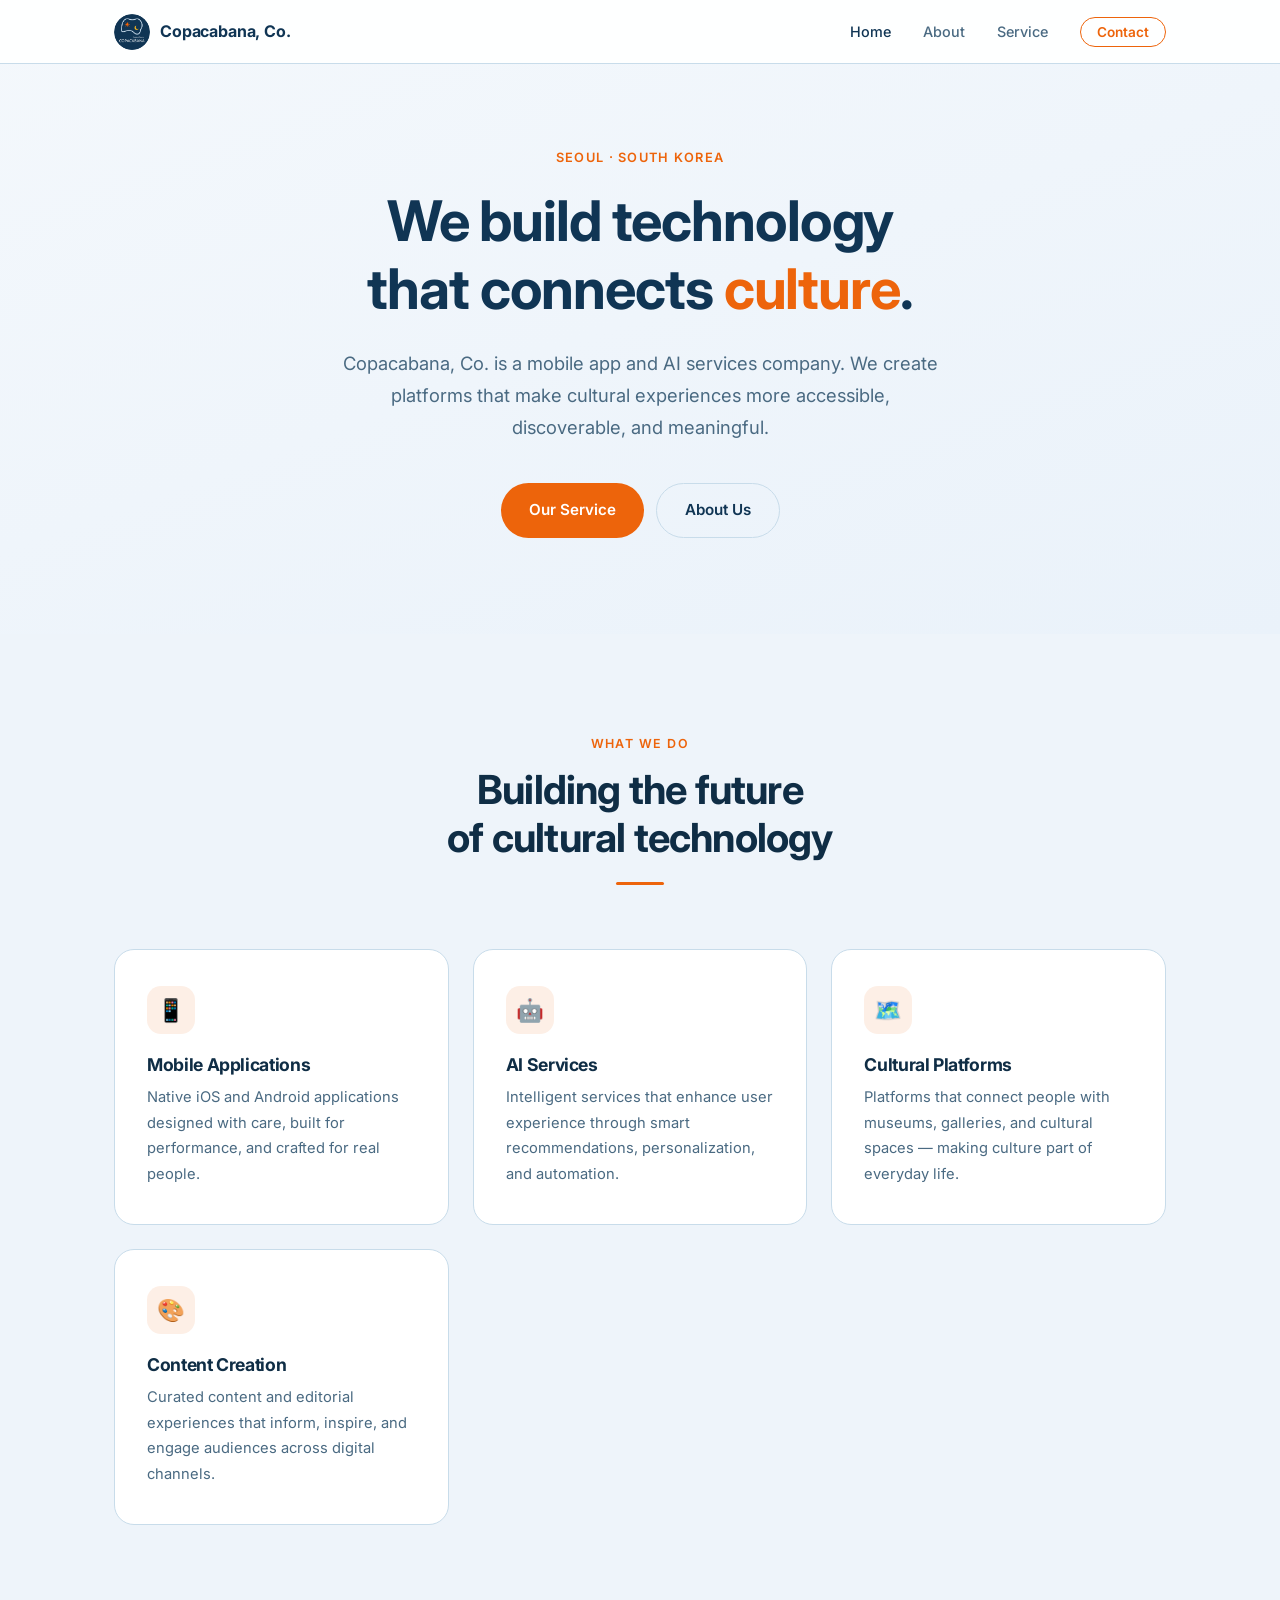
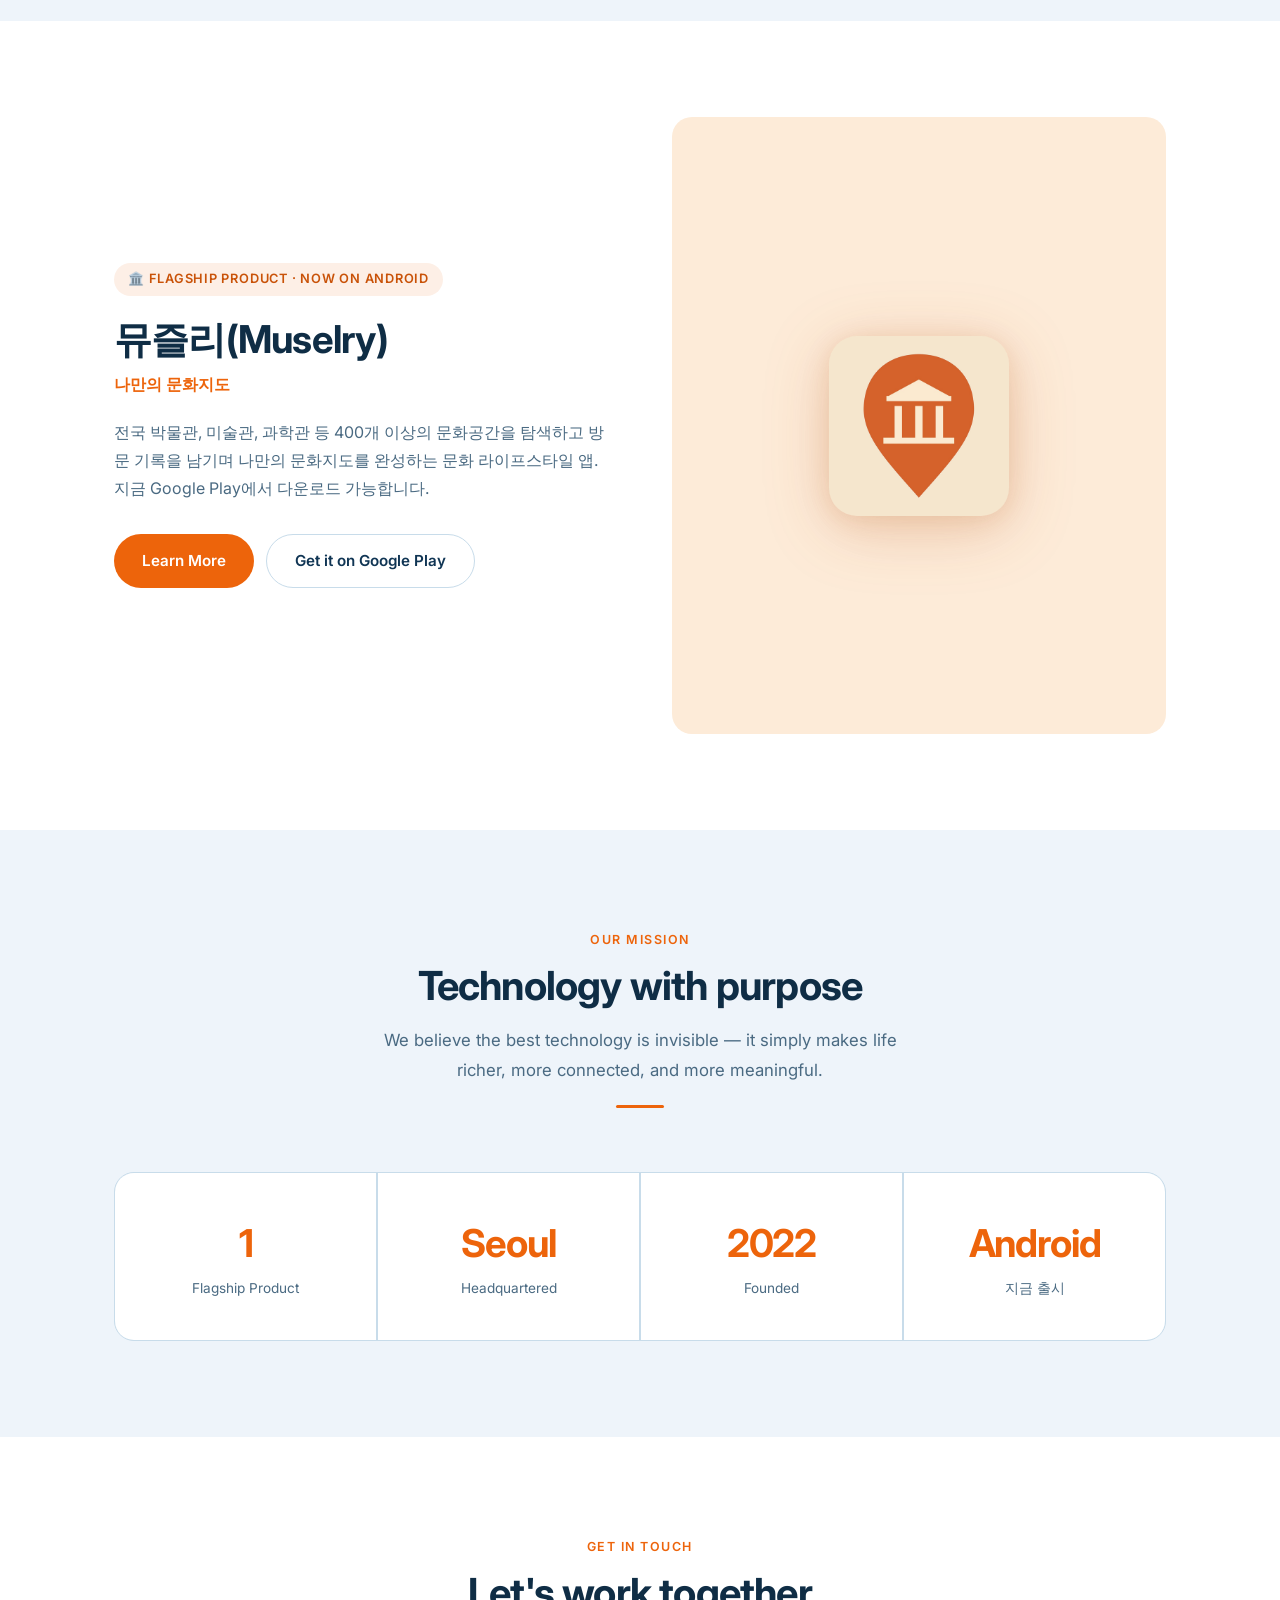
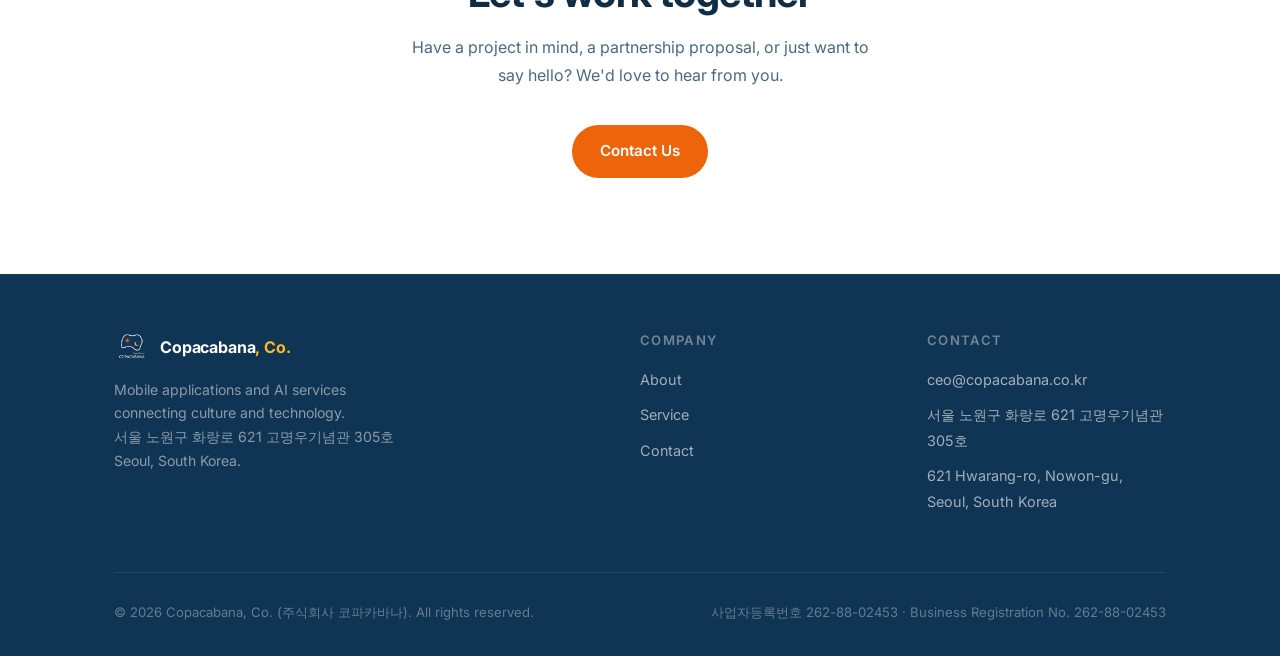
<file: index.html>
<!DOCTYPE html>
<html lang="en">
<head>
  <meta charset="UTF-8" />
  <meta name="viewport" content="width=device-width, initial-scale=1.0" />
  <title>Copacabana, Co.</title>
  <meta name="description" content="Copacabana, Co. develops AI services and cultural platforms including Muselry." />
  <meta name="author" content="Copacabana, Co." />

  <!-- Open Graph -->
  <meta property="og:type"        content="website" />
  <meta property="og:url"         content="https://copacabana.co.kr/" />
  <meta property="og:title"       content="Copacabana, Co." />
  <meta property="og:description" content="Copacabana, Co. develops AI services and cultural platforms including Muselry." />
  <meta property="og:image"       content="https://copacabana.co.kr/assets/images/copacabana-logo.png" />

  <!-- Twitter Card -->
  <meta name="twitter:card"        content="summary_large_image" />
  <meta name="twitter:title"       content="Copacabana, Co." />
  <meta name="twitter:description" content="Copacabana, Co. develops AI services and cultural platforms including Muselry." />

  <!-- Favicon -->
  <link rel="icon" type="image/png" href="assets/images/copacabana-logo.png" />

  <!-- Fonts -->
  <link rel="preconnect" href="https://fonts.googleapis.com" />
  <link rel="preconnect" href="https://fonts.gstatic.com" crossorigin />
  <link href="https://fonts.googleapis.com/css2?family=Inter:wght@400;500;600;700&display=swap" rel="stylesheet" />

  <!-- Stylesheet -->
  <link rel="stylesheet" href="assets/css/style.css?v=4" />
</head>
<body>

  <!-- ===== Navigation ===== -->
  <nav class="nav" role="navigation" aria-label="Main navigation">
    <div class="nav-inner">
      <a href="index.html" class="nav-logo">
        <img src="assets/images/copacabana-logo.png" alt="Copacabana, Co. 로고" />
        <span class="nav-logo-text">Copacabana<span>,&nbsp;Co.</span></span>
      </a>
      <ul class="nav-links" role="list">
        <li><a href="index.html" class="active">Home</a></li>
        <li><a href="about.html">About</a></li>
        <li><a href="service.html">Service</a></li>
        <li><a href="contact.html" class="nav-cta">Contact</a></li>
      </ul>
      <button class="nav-toggle" aria-label="Toggle menu" aria-expanded="false">
        <span></span><span></span><span></span>
      </button>
    </div>
  </nav>

  <!-- ===== Hero ===== -->
  <section class="hero">
    <div class="container">
      <span class="hero-eyebrow">Seoul · South Korea</span>
      <h1>We build technology<br>that connects <em>culture</em>.</h1>
      <p class="hero-desc">
        Copacabana, Co. is a mobile app and AI services company.
        We create platforms that make cultural experiences more accessible, discoverable, and meaningful.
      </p>
      <div class="btn-group">
        <a href="service.html" class="btn btn-primary">Our Service</a>
        <a href="about.html" class="btn btn-secondary">About Us</a>
      </div>
    </div>
  </section>

  <!-- ===== What We Do ===== -->
  <section class="alt-bg">
    <div class="container">
      <div class="section-header">
        <span class="section-eyebrow">What We Do</span>
        <h2>Building the future<br>of cultural technology</h2>
        <div class="divider"></div>
      </div>
      <div class="card-grid">
        <div class="card">
          <div class="card-icon">📱</div>
          <h3>Mobile Applications</h3>
          <p>Native iOS and Android applications designed with care, built for performance, and crafted for real people.</p>
        </div>
        <div class="card">
          <div class="card-icon">🤖</div>
          <h3>AI Services</h3>
          <p>Intelligent services that enhance user experience through smart recommendations, personalization, and automation.</p>
        </div>
        <div class="card">
          <div class="card-icon">🗺️</div>
          <h3>Cultural Platforms</h3>
          <p>Platforms that connect people with museums, galleries, and cultural spaces — making culture part of everyday life.</p>
        </div>
        <div class="card">
          <div class="card-icon">🎨</div>
          <h3>Content Creation</h3>
          <p>Curated content and editorial experiences that inform, inspire, and engage audiences across digital channels.</p>
        </div>
      </div>
    </div>
  </section>

  <!-- ===== Muselry Feature ===== -->
  <section>
    <div class="container">
      <div class="muselry-block">
        <div class="muselry-content">
          <div class="muselry-badge">🏛️ Flagship Product · Now on Android</div>
          <h2 class="muselry-title">뮤즐리(Muselry)</h2>
          <p class="muselry-subtitle">나만의 문화지도</p>
          <p class="muselry-desc">
            전국 박물관, 미술관, 과학관 등 400개 이상의 문화공간을 탐색하고
            방문 기록을 남기며 나만의 문화지도를 완성하는 문화 라이프스타일 앱.
            지금 Google Play에서 다운로드 가능합니다.
          </p>
          <div class="btn-group" style="justify-content: flex-start;">
            <a href="service.html" class="btn btn-primary">Learn More</a>
            <a href="https://play.google.com/store/apps/details?id=com.muselry.muselry"
               target="_blank" rel="noopener"
               class="btn btn-secondary">Get it on Google Play</a>
          </div>
        </div>
        <div class="muselry-visual">
          <img src="assets/images/muselry-icon.png"
               alt="Muselry 앱 아이콘"
               style="width: 180px; height: 180px;" />
        </div>
      </div>
    </div>
  </section>

  <!-- ===== Mission ===== -->
  <section class="alt-bg">
    <div class="container">
      <div class="section-header">
        <span class="section-eyebrow">Our Mission</span>
        <h2>Technology with purpose</h2>
        <p>We believe the best technology is invisible — it simply makes life richer, more connected, and more meaningful.</p>
        <div class="divider"></div>
      </div>
      <div class="stats-grid">
        <div class="stat-item">
          <span class="stat-number">1</span>
          <span class="stat-label">Flagship Product</span>
        </div>
        <div class="stat-item">
          <span class="stat-number">Seoul</span>
          <span class="stat-label">Headquartered</span>
        </div>
        <div class="stat-item">
          <span class="stat-number">2022</span>
          <span class="stat-label">Founded</span>
        </div>
        <div class="stat-item">
          <span class="stat-number">Android</span>
          <span class="stat-label">지금 출시</span>
        </div>
      </div>
    </div>
  </section>

  <!-- ===== CTA ===== -->
  <section style="text-align: center;">
    <div class="container">
      <span class="section-eyebrow">Get in Touch</span>
      <h2 style="margin-bottom: 16px;">Let's work together</h2>
      <p style="max-width: 480px; margin: 0 auto 36px;">
        Have a project in mind, a partnership proposal, or just want to say hello?
        We'd love to hear from you.
      </p>
      <a href="contact.html" class="btn btn-primary">Contact Us</a>
    </div>
  </section>

  <!-- ===== Footer ===== -->
  <footer class="footer">
    <div class="container">
      <div class="footer-inner">
        <div class="footer-brand">
          <div class="footer-logo">
            <img src="assets/images/copacabana-logo.png" alt="Copacabana, Co. 로고" />
            <span class="footer-logo-text">Copacabana<span>,&nbsp;Co.</span></span>
          </div>
          <p>Mobile applications and AI services<br>connecting culture and technology.<br>서울 노원구 화랑로 621 고명우기념관 305호<br>Seoul, South Korea.</p>
        </div>
        <div class="footer-col">
          <h5>Company</h5>
          <ul>
            <li><a href="about.html">About</a></li>
            <li><a href="service.html">Service</a></li>
            <li><a href="contact.html">Contact</a></li>
          </ul>
        </div>
        <div class="footer-col">
          <h5>Contact</h5>
          <ul>
            <li><a href="mailto:ceo@copacabana.co.kr">ceo@copacabana.co.kr</a></li>
            <li><span style="font-size:0.9rem;">서울 노원구 화랑로 621 고명우기념관 305호</span></li>
            <li><span style="font-size:0.9rem;">621 Hwarang-ro, Nowon-gu, Seoul, South Korea</span></li>
          </ul>
        </div>
      </div>
      <div class="footer-bottom">
        <p>© 2026 Copacabana, Co. (주식회사 코파카바나). All rights reserved.</p>
        <p>사업자등록번호 262-88-02453 · Business Registration No. 262-88-02453</p>
      </div>
    </div>
  </footer>

  <script src="assets/js/main.js"></script>
</body>
</html>
</file>
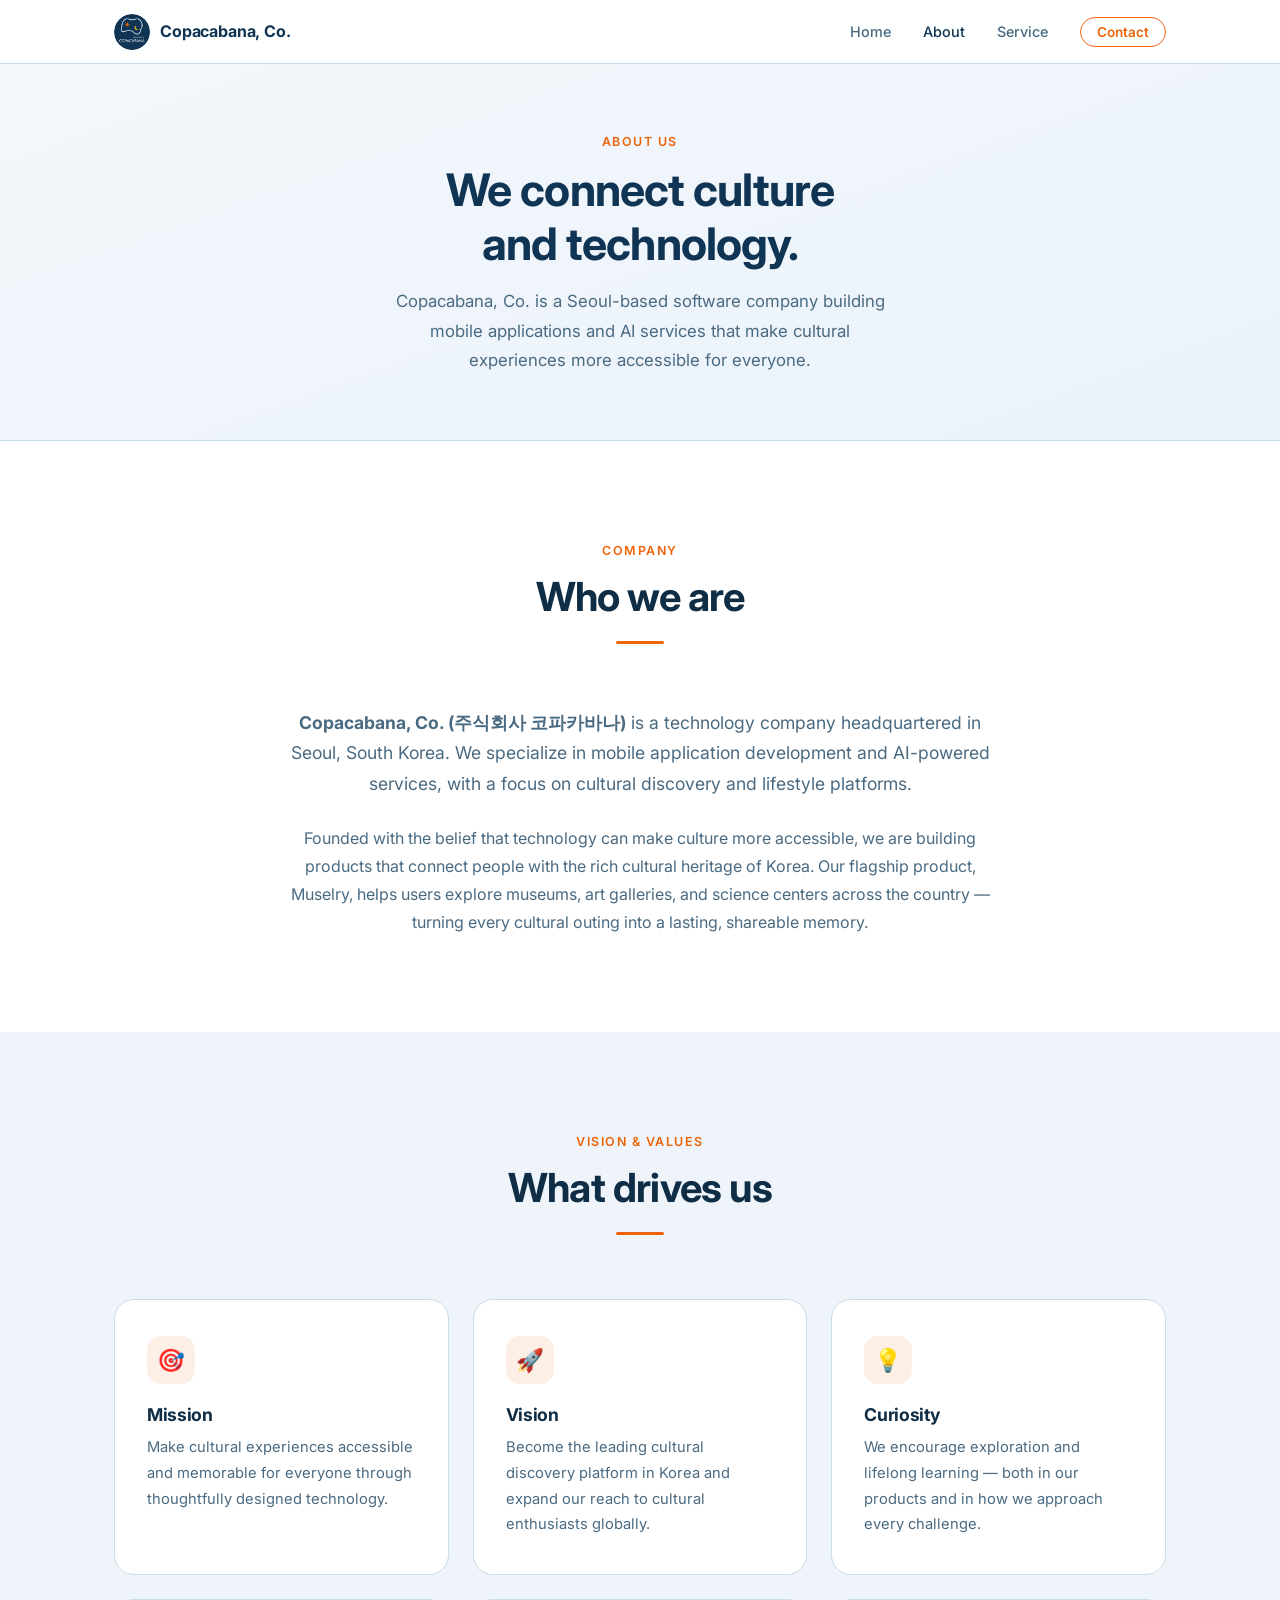
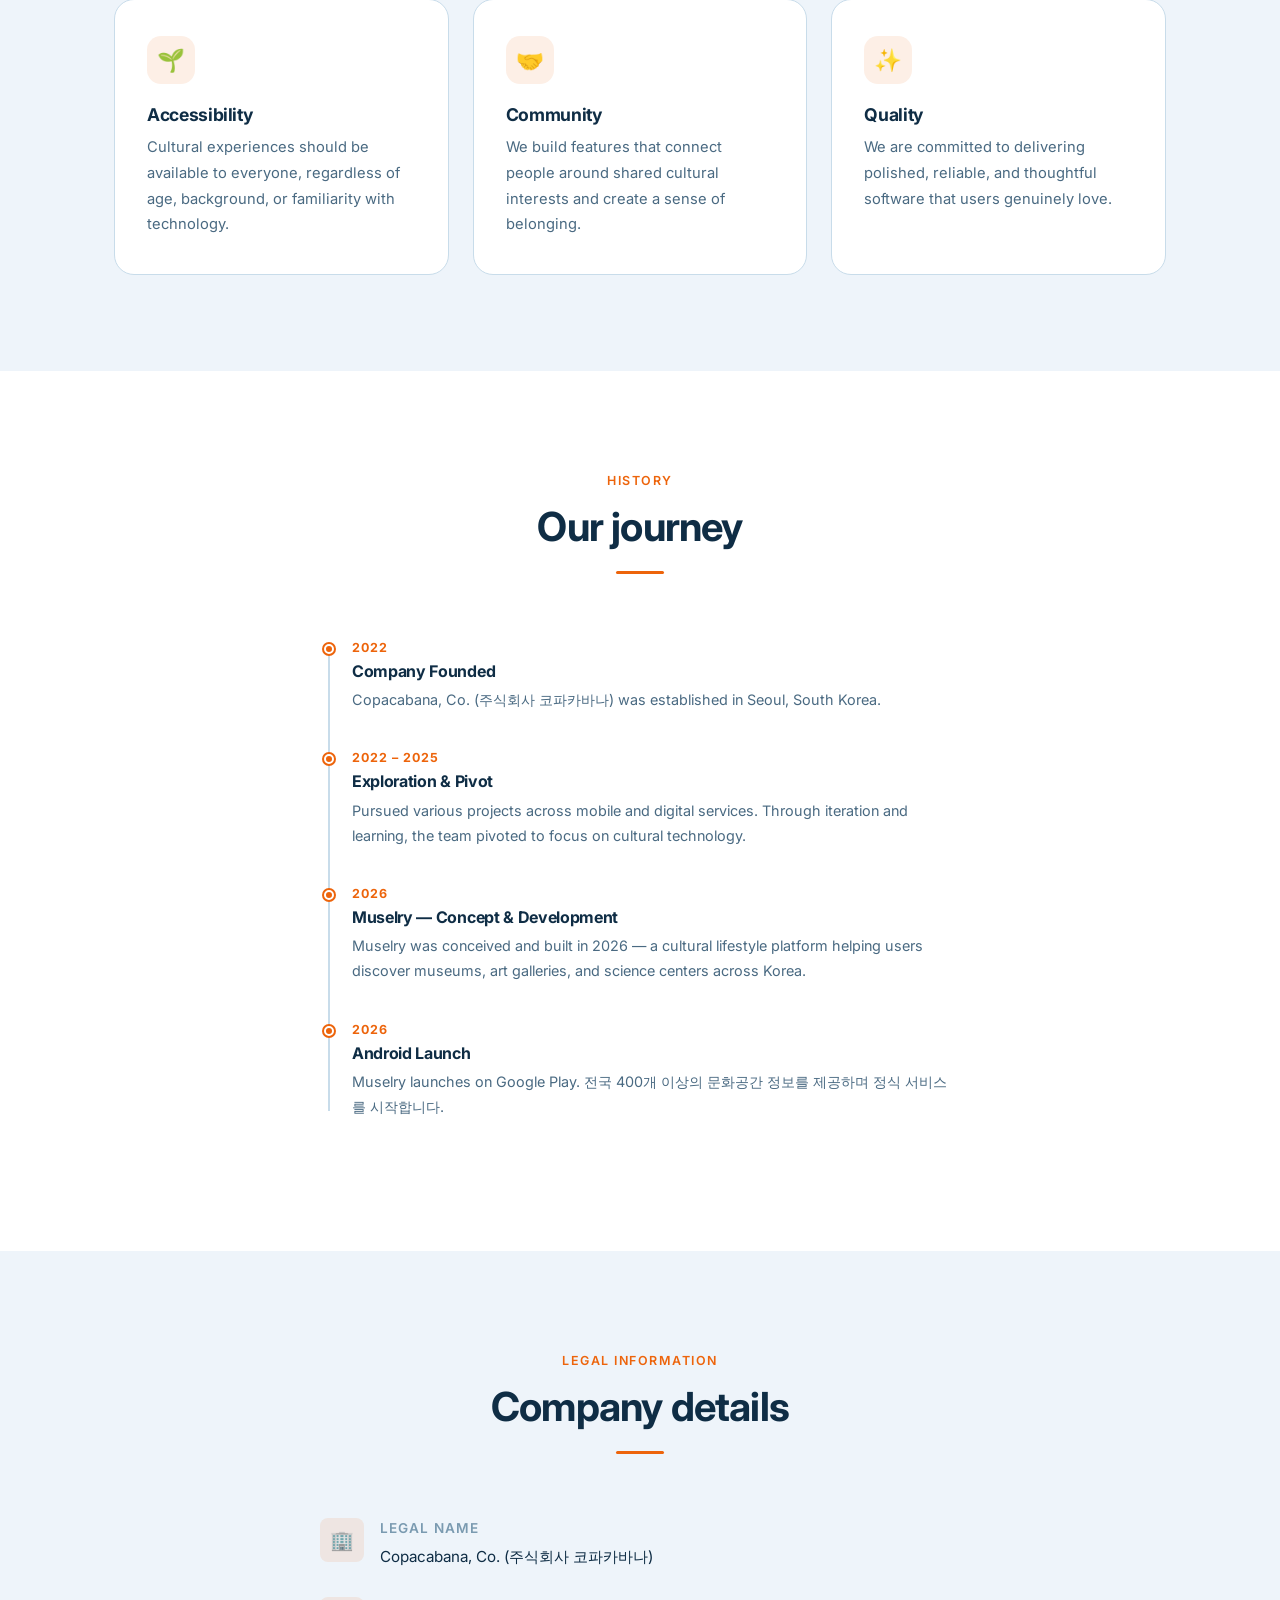
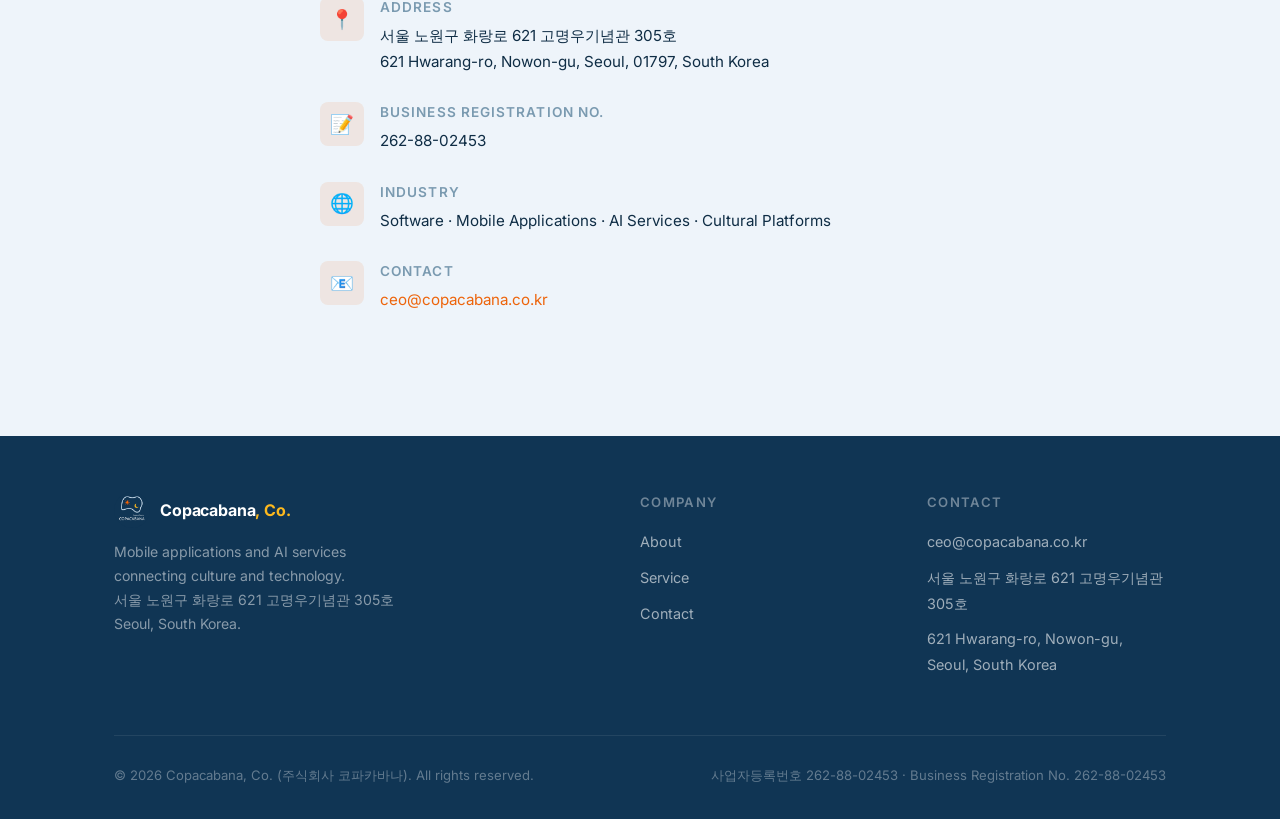
<file: about.html>
<!DOCTYPE html>
<html lang="en">
<head>
  <meta charset="UTF-8" />
  <meta name="viewport" content="width=device-width, initial-scale=1.0" />
  <title>About — Copacabana, Co.</title>
  <meta name="description" content="Learn about Copacabana, Co., a Seoul-based mobile app and AI services company building cultural technology platforms." />

  <!-- Open Graph -->
  <meta property="og:type"        content="website" />
  <meta property="og:url"         content="https://copacabana.co.kr/about.html" />
  <meta property="og:title"       content="About — Copacabana, Co." />
  <meta property="og:description" content="Learn about Copacabana, Co., a Seoul-based mobile app and AI services company." />
  <meta property="og:image"       content="https://copacabana.co.kr/assets/images/copacabana-logo.png" />

  <!-- Favicon -->
  <link rel="icon" type="image/png" href="assets/images/copacabana-logo.png" />

  <!-- Fonts -->
  <link rel="preconnect" href="https://fonts.googleapis.com" />
  <link rel="preconnect" href="https://fonts.gstatic.com" crossorigin />
  <link href="https://fonts.googleapis.com/css2?family=Inter:wght@400;500;600;700&display=swap" rel="stylesheet" />

  <!-- Stylesheet -->
  <link rel="stylesheet" href="assets/css/style.css?v=4" />
</head>
<body>

  <!-- ===== Navigation ===== -->
  <nav class="nav" role="navigation" aria-label="Main navigation">
    <div class="nav-inner">
      <a href="index.html" class="nav-logo">
        <img src="assets/images/copacabana-logo.png" alt="Copacabana, Co. 로고" />
        <span class="nav-logo-text">Copacabana<span>,&nbsp;Co.</span></span>
      </a>
      <ul class="nav-links" role="list">
        <li><a href="index.html">Home</a></li>
        <li><a href="about.html" class="active">About</a></li>
        <li><a href="service.html">Service</a></li>
        <li><a href="contact.html" class="nav-cta">Contact</a></li>
      </ul>
      <button class="nav-toggle" aria-label="Toggle menu" aria-expanded="false">
        <span></span><span></span><span></span>
      </button>
    </div>
  </nav>

  <!-- ===== Page Hero ===== -->
  <div class="page-hero">
    <div class="container">
      <span class="section-eyebrow">About Us</span>
      <h1>We connect culture<br>and technology.</h1>
      <p>Copacabana, Co. is a Seoul-based software company building mobile applications and AI services that make cultural experiences more accessible for everyone.</p>
    </div>
  </div>

  <!-- ===== Company Overview ===== -->
  <section>
    <div class="container">
      <div class="section-header">
        <span class="section-eyebrow">Company</span>
        <h2>Who we are</h2>
        <div class="divider"></div>
      </div>
      <div style="max-width: 720px; margin: 0 auto; text-align: center;">
        <p style="font-size: 1.1rem; margin-bottom: 24px;">
          <strong>Copacabana, Co. (주식회사 코파카바나)</strong> is a technology company headquartered in Seoul, South Korea. We specialize in mobile application development and AI-powered services, with a focus on cultural discovery and lifestyle platforms.
        </p>
        <p>
          Founded with the belief that technology can make culture more accessible, we are building products that connect people with the rich cultural heritage of Korea. Our flagship product, Muselry, helps users explore museums, art galleries, and science centers across the country — turning every cultural outing into a lasting, shareable memory.
        </p>
      </div>
    </div>
  </section>

  <!-- ===== Vision & Values ===== -->
  <section class="alt-bg">
    <div class="container">
      <div class="section-header">
        <span class="section-eyebrow">Vision &amp; Values</span>
        <h2>What drives us</h2>
        <div class="divider"></div>
      </div>
      <div class="card-grid">
        <div class="card">
          <div class="card-icon">🎯</div>
          <h3>Mission</h3>
          <p>Make cultural experiences accessible and memorable for everyone through thoughtfully designed technology.</p>
        </div>
        <div class="card">
          <div class="card-icon">🚀</div>
          <h3>Vision</h3>
          <p>Become the leading cultural discovery platform in Korea and expand our reach to cultural enthusiasts globally.</p>
        </div>
        <div class="card">
          <div class="card-icon">💡</div>
          <h3>Curiosity</h3>
          <p>We encourage exploration and lifelong learning — both in our products and in how we approach every challenge.</p>
        </div>
        <div class="card">
          <div class="card-icon">🌱</div>
          <h3>Accessibility</h3>
          <p>Cultural experiences should be available to everyone, regardless of age, background, or familiarity with technology.</p>
        </div>
        <div class="card">
          <div class="card-icon">🤝</div>
          <h3>Community</h3>
          <p>We build features that connect people around shared cultural interests and create a sense of belonging.</p>
        </div>
        <div class="card">
          <div class="card-icon">✨</div>
          <h3>Quality</h3>
          <p>We are committed to delivering polished, reliable, and thoughtful software that users genuinely love.</p>
        </div>
      </div>
    </div>
  </section>

  <!-- ===== History ===== -->
  <section>
    <div class="container">
      <div class="section-header">
        <span class="section-eyebrow">History</span>
        <h2>Our journey</h2>
        <div class="divider"></div>
      </div>
      <div class="timeline">
        <div class="timeline-item">
          <div class="timeline-year">2022</div>
          <h4>Company Founded</h4>
          <p>Copacabana, Co. (주식회사 코파카바나) was established in Seoul, South Korea.</p>
        </div>
        <div class="timeline-item">
          <div class="timeline-year">2022 – 2025</div>
          <h4>Exploration &amp; Pivot</h4>
          <p>Pursued various projects across mobile and digital services. Through iteration and learning, the team pivoted to focus on cultural technology.</p>
        </div>
        <div class="timeline-item">
          <div class="timeline-year">2026</div>
          <h4>Muselry — Concept &amp; Development</h4>
          <p>Muselry was conceived and built in 2026 — a cultural lifestyle platform helping users discover museums, art galleries, and science centers across Korea.</p>
        </div>
        <div class="timeline-item">
          <div class="timeline-year">2026</div>
          <h4>Android Launch</h4>
          <p>Muselry launches on Google Play. 전국 400개 이상의 문화공간 정보를 제공하며 정식 서비스를 시작합니다.</p>
        </div>
      </div>
    </div>
  </section>

  <!-- ===== Company Info ===== -->
  <section class="alt-bg">
    <div class="container">
      <div class="section-header">
        <span class="section-eyebrow">Legal Information</span>
        <h2>Company details</h2>
        <div class="divider"></div>
      </div>
      <div style="max-width: 640px; margin: 0 auto;">
        <div class="contact-info-item">
          <div class="contact-info-icon">🏢</div>
          <div class="contact-info-text">
            <strong>Legal Name</strong>
            <span>Copacabana, Co. (주식회사 코파카바나)</span>
          </div>
        </div>
        <div class="contact-info-item">
          <div class="contact-info-icon">📍</div>
          <div class="contact-info-text">
            <strong>Address</strong>
            <span>서울 노원구 화랑로 621 고명우기념관 305호<br>621 Hwarang-ro, Nowon-gu, Seoul, 01797, South Korea</span>
          </div>
        </div>
        <div class="contact-info-item">
          <div class="contact-info-icon">📝</div>
          <div class="contact-info-text">
            <strong>Business Registration No.</strong>
            <span>262-88-02453</span>
          </div>
        </div>
        <div class="contact-info-item">
          <div class="contact-info-icon">🌐</div>
          <div class="contact-info-text">
            <strong>Industry</strong>
            <span>Software · Mobile Applications · AI Services · Cultural Platforms</span>
          </div>
        </div>
        <div class="contact-info-item">
          <div class="contact-info-icon">📧</div>
          <div class="contact-info-text">
            <strong>Contact</strong>
            <span><a href="mailto:ceo@copacabana.co.kr" style="color: var(--orange);">ceo@copacabana.co.kr</a></span>
          </div>
        </div>
      </div>
    </div>
  </section>

  <!-- ===== Footer ===== -->
  <footer class="footer">
    <div class="container">
      <div class="footer-inner">
        <div class="footer-brand">
          <div class="footer-logo">
            <img src="assets/images/copacabana-logo.png" alt="Copacabana, Co. 로고" />
            <span class="footer-logo-text">Copacabana<span>,&nbsp;Co.</span></span>
          </div>
          <p>Mobile applications and AI services<br>connecting culture and technology.<br>서울 노원구 화랑로 621 고명우기념관 305호<br>Seoul, South Korea.</p>
        </div>
        <div class="footer-col">
          <h5>Company</h5>
          <ul>
            <li><a href="about.html">About</a></li>
            <li><a href="service.html">Service</a></li>
            <li><a href="contact.html">Contact</a></li>
          </ul>
        </div>
        <div class="footer-col">
          <h5>Contact</h5>
          <ul>
            <li><a href="mailto:ceo@copacabana.co.kr">ceo@copacabana.co.kr</a></li>
            <li><span style="font-size:0.9rem;">서울 노원구 화랑로 621 고명우기념관 305호</span></li>
            <li><span style="font-size:0.9rem;">621 Hwarang-ro, Nowon-gu, Seoul, South Korea</span></li>
          </ul>
        </div>
      </div>
      <div class="footer-bottom">
        <p>© 2026 Copacabana, Co. (주식회사 코파카바나). All rights reserved.</p>
        <p>사업자등록번호 262-88-02453 · Business Registration No. 262-88-02453</p>
      </div>
    </div>
  </footer>

  <script src="assets/js/main.js"></script>
</body>
</html>
</file>
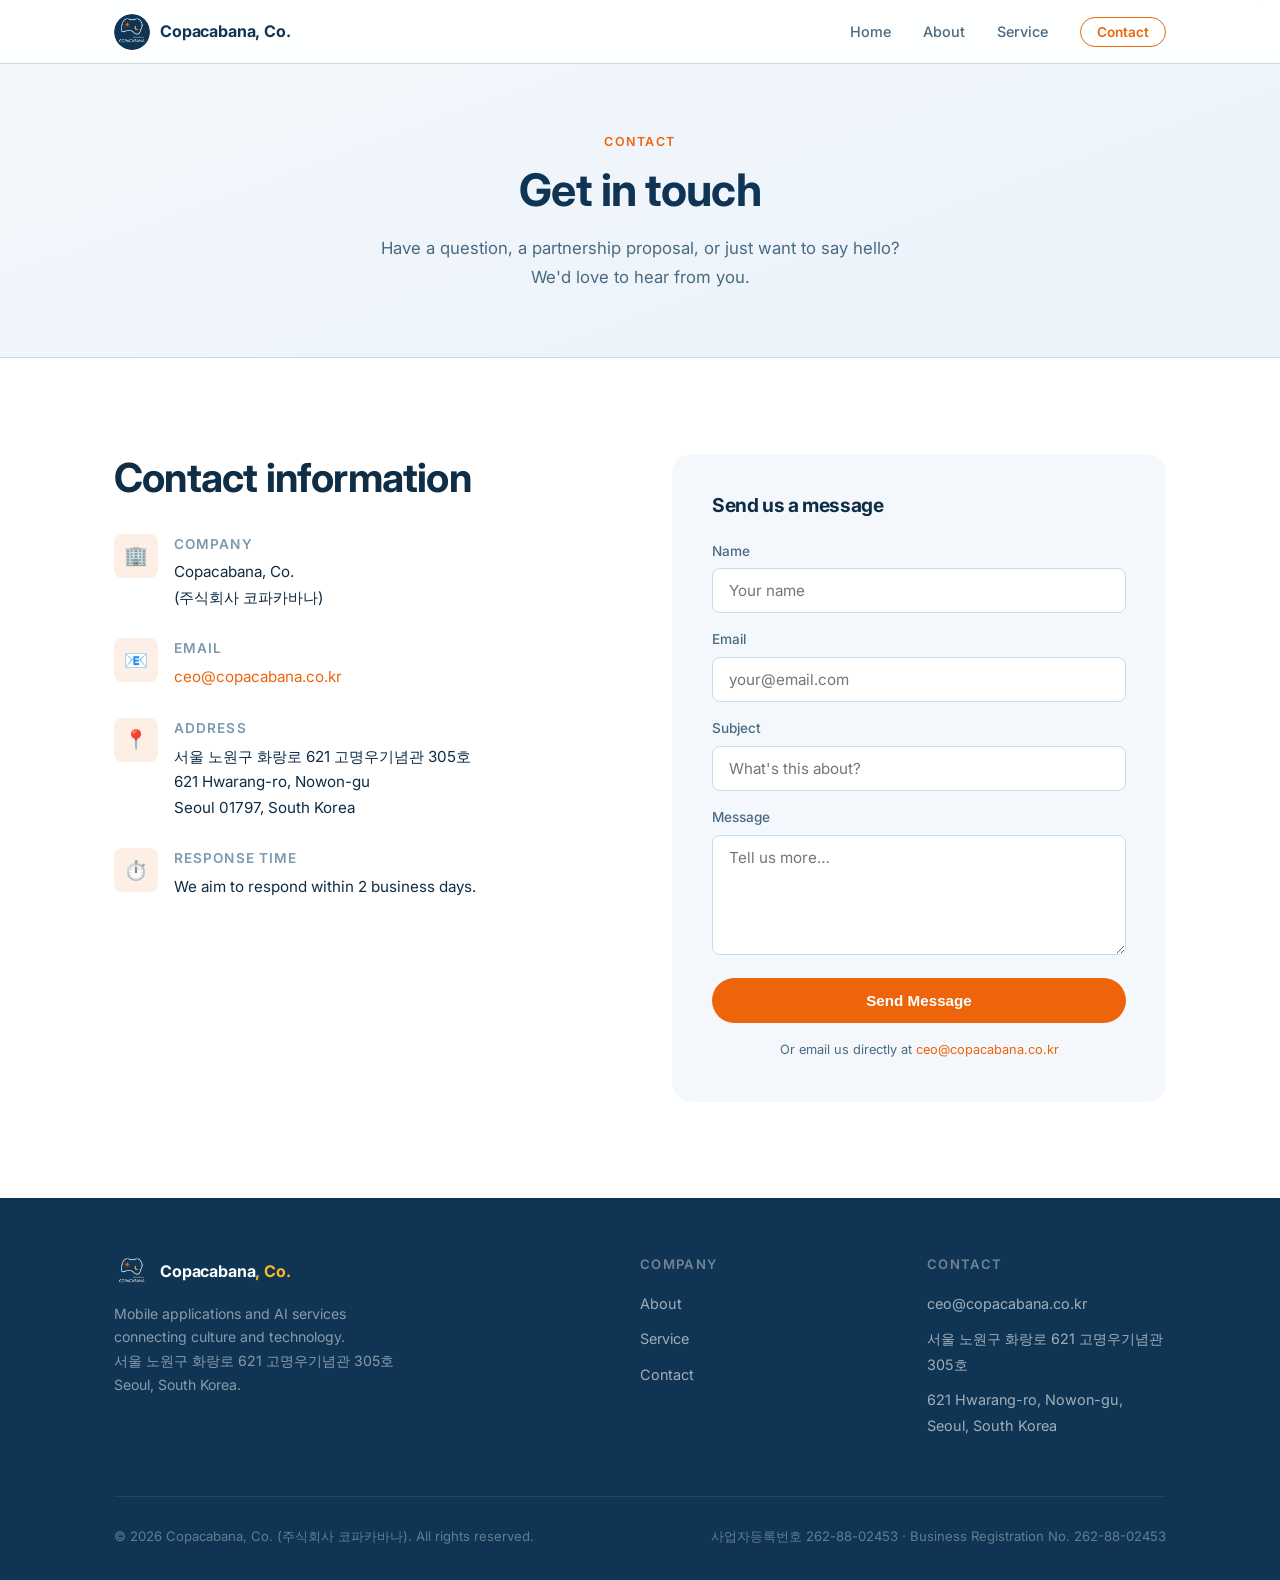
<file: contact.html>
<!DOCTYPE html>
<html lang="en">
<head>
  <meta charset="UTF-8" />
  <meta name="viewport" content="width=device-width, initial-scale=1.0" />
  <title>Contact — Copacabana, Co.</title>
  <meta name="description" content="Contact Copacabana, Co. for business inquiries, partnerships, or general questions. Email: ceo@copacabana.co.kr" />

  <!-- Open Graph -->
  <meta property="og:type"        content="website" />
  <meta property="og:url"         content="https://copacabana.co.kr/contact.html" />
  <meta property="og:title"       content="Contact — Copacabana, Co." />
  <meta property="og:description" content="Contact Copacabana, Co. for business inquiries, partnerships, or general questions." />
  <meta property="og:image"       content="https://copacabana.co.kr/assets/images/copacabana-logo.png" />

  <!-- Favicon -->
  <link rel="icon" type="image/png" href="assets/images/copacabana-logo.png" />

  <!-- Fonts -->
  <link rel="preconnect" href="https://fonts.googleapis.com" />
  <link rel="preconnect" href="https://fonts.gstatic.com" crossorigin />
  <link href="https://fonts.googleapis.com/css2?family=Inter:wght@400;500;600;700&display=swap" rel="stylesheet" />

  <!-- Stylesheet -->
  <link rel="stylesheet" href="assets/css/style.css?v=4" />
</head>
<body>

  <!-- ===== Navigation ===== -->
  <nav class="nav" role="navigation" aria-label="Main navigation">
    <div class="nav-inner">
      <a href="index.html" class="nav-logo">
        <img src="assets/images/copacabana-logo.png" alt="Copacabana, Co. 로고" />
        <span class="nav-logo-text">Copacabana<span>,&nbsp;Co.</span></span>
      </a>
      <ul class="nav-links" role="list">
        <li><a href="index.html">Home</a></li>
        <li><a href="about.html">About</a></li>
        <li><a href="service.html">Service</a></li>
        <li><a href="contact.html" class="nav-cta active">Contact</a></li>
      </ul>
      <button class="nav-toggle" aria-label="Toggle menu" aria-expanded="false">
        <span></span><span></span><span></span>
      </button>
    </div>
  </nav>

  <!-- ===== Page Hero ===== -->
  <div class="page-hero">
    <div class="container">
      <span class="section-eyebrow">Contact</span>
      <h1>Get in touch</h1>
      <p>Have a question, a partnership proposal, or just want to say hello? We'd love to hear from you.</p>
    </div>
  </div>

  <!-- ===== Contact Main ===== -->
  <section>
    <div class="container">
      <div class="contact-grid">

        <!-- Info -->
        <div>
          <h2 style="margin-bottom: 32px;">Contact information</h2>

          <div class="contact-info-item">
            <div class="contact-info-icon">🏢</div>
            <div class="contact-info-text">
              <strong>Company</strong>
              <span>Copacabana, Co.<br>(주식회사 코파카바나)</span>
            </div>
          </div>

          <div class="contact-info-item">
            <div class="contact-info-icon">📧</div>
            <div class="contact-info-text">
              <strong>Email</strong>
              <span><a href="mailto:ceo@copacabana.co.kr" style="color: var(--accent);">ceo@copacabana.co.kr</a></span>
            </div>
          </div>

          <div class="contact-info-item">
            <div class="contact-info-icon">📍</div>
            <div class="contact-info-text">
              <strong>Address</strong>
              <span>
                서울 노원구 화랑로 621 고명우기념관 305호<br>
                621 Hwarang-ro, Nowon-gu<br>
                Seoul 01797, South Korea
              </span>
            </div>
          </div>

          <div class="contact-info-item">
            <div class="contact-info-icon">⏱️</div>
            <div class="contact-info-text">
              <strong>Response Time</strong>
              <span>We aim to respond within 2 business days.</span>
            </div>
          </div>
        </div>

        <!-- Form -->
        <div class="contact-form">
          <h3>Send us a message</h3>
          <form action="#" method="post" novalidate>
            <div class="form-group">
              <label for="name">Name</label>
              <input type="text" id="name" name="name" placeholder="Your name" required autocomplete="name" />
            </div>
            <div class="form-group">
              <label for="email">Email</label>
              <input type="email" id="email" name="email" placeholder="your@email.com" required autocomplete="email" />
            </div>
            <div class="form-group">
              <label for="subject">Subject</label>
              <input type="text" id="subject" name="subject" placeholder="What's this about?" />
            </div>
            <div class="form-group">
              <label for="message">Message</label>
              <textarea id="message" name="message" placeholder="Tell us more…" required></textarea>
            </div>
            <button type="submit" class="btn btn-primary" style="width: 100%; justify-content: center;">
              Send Message
            </button>
          </form>
          <p style="font-size: 0.8rem; margin-top: 16px; text-align: center;">
            Or email us directly at <a href="mailto:ceo@copacabana.co.kr" style="color: var(--accent);">ceo@copacabana.co.kr</a>
          </p>
        </div>

      </div>
    </div>
  </section>

  <!-- ===== Footer ===== -->
  <footer class="footer">
    <div class="container">
      <div class="footer-inner">
        <div class="footer-brand">
          <div class="footer-logo">
            <img src="assets/images/copacabana-logo.png" alt="Copacabana, Co. 로고" />
            <span class="footer-logo-text">Copacabana<span>,&nbsp;Co.</span></span>
          </div>
          <p>Mobile applications and AI services<br>connecting culture and technology.<br>서울 노원구 화랑로 621 고명우기념관 305호<br>Seoul, South Korea.</p>
        </div>
        <div class="footer-col">
          <h5>Company</h5>
          <ul>
            <li><a href="about.html">About</a></li>
            <li><a href="service.html">Service</a></li>
            <li><a href="contact.html">Contact</a></li>
          </ul>
        </div>
        <div class="footer-col">
          <h5>Contact</h5>
          <ul>
            <li><a href="mailto:ceo@copacabana.co.kr">ceo@copacabana.co.kr</a></li>
            <li><span style="font-size:0.9rem;">서울 노원구 화랑로 621 고명우기념관 305호</span></li>
            <li><span style="font-size:0.9rem;">621 Hwarang-ro, Nowon-gu, Seoul, South Korea</span></li>
          </ul>
        </div>
      </div>
      <div class="footer-bottom">
        <p>© 2026 Copacabana, Co. (주식회사 코파카바나). All rights reserved.</p>
        <p>사업자등록번호 262-88-02453 · Business Registration No. 262-88-02453</p>
      </div>
    </div>
  </footer>

  <script src="assets/js/main.js"></script>
</body>
</html>
</file>
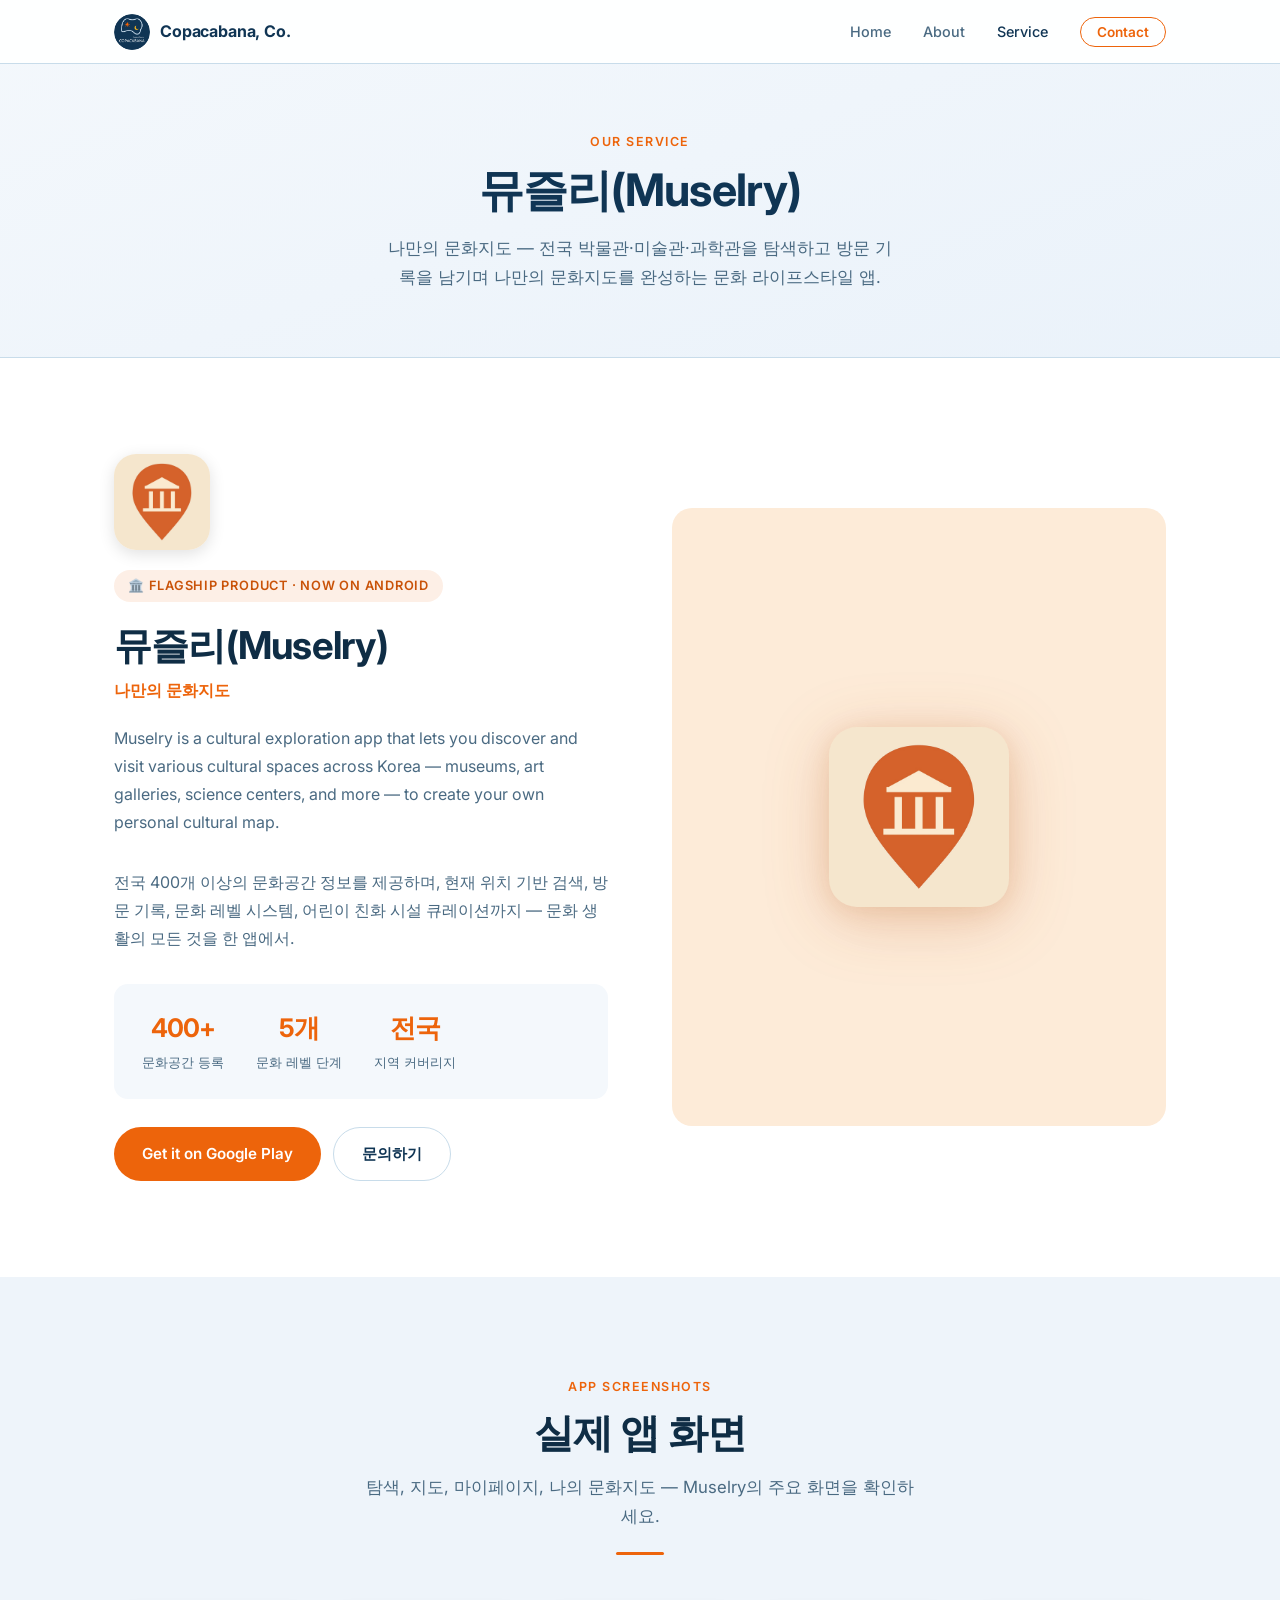
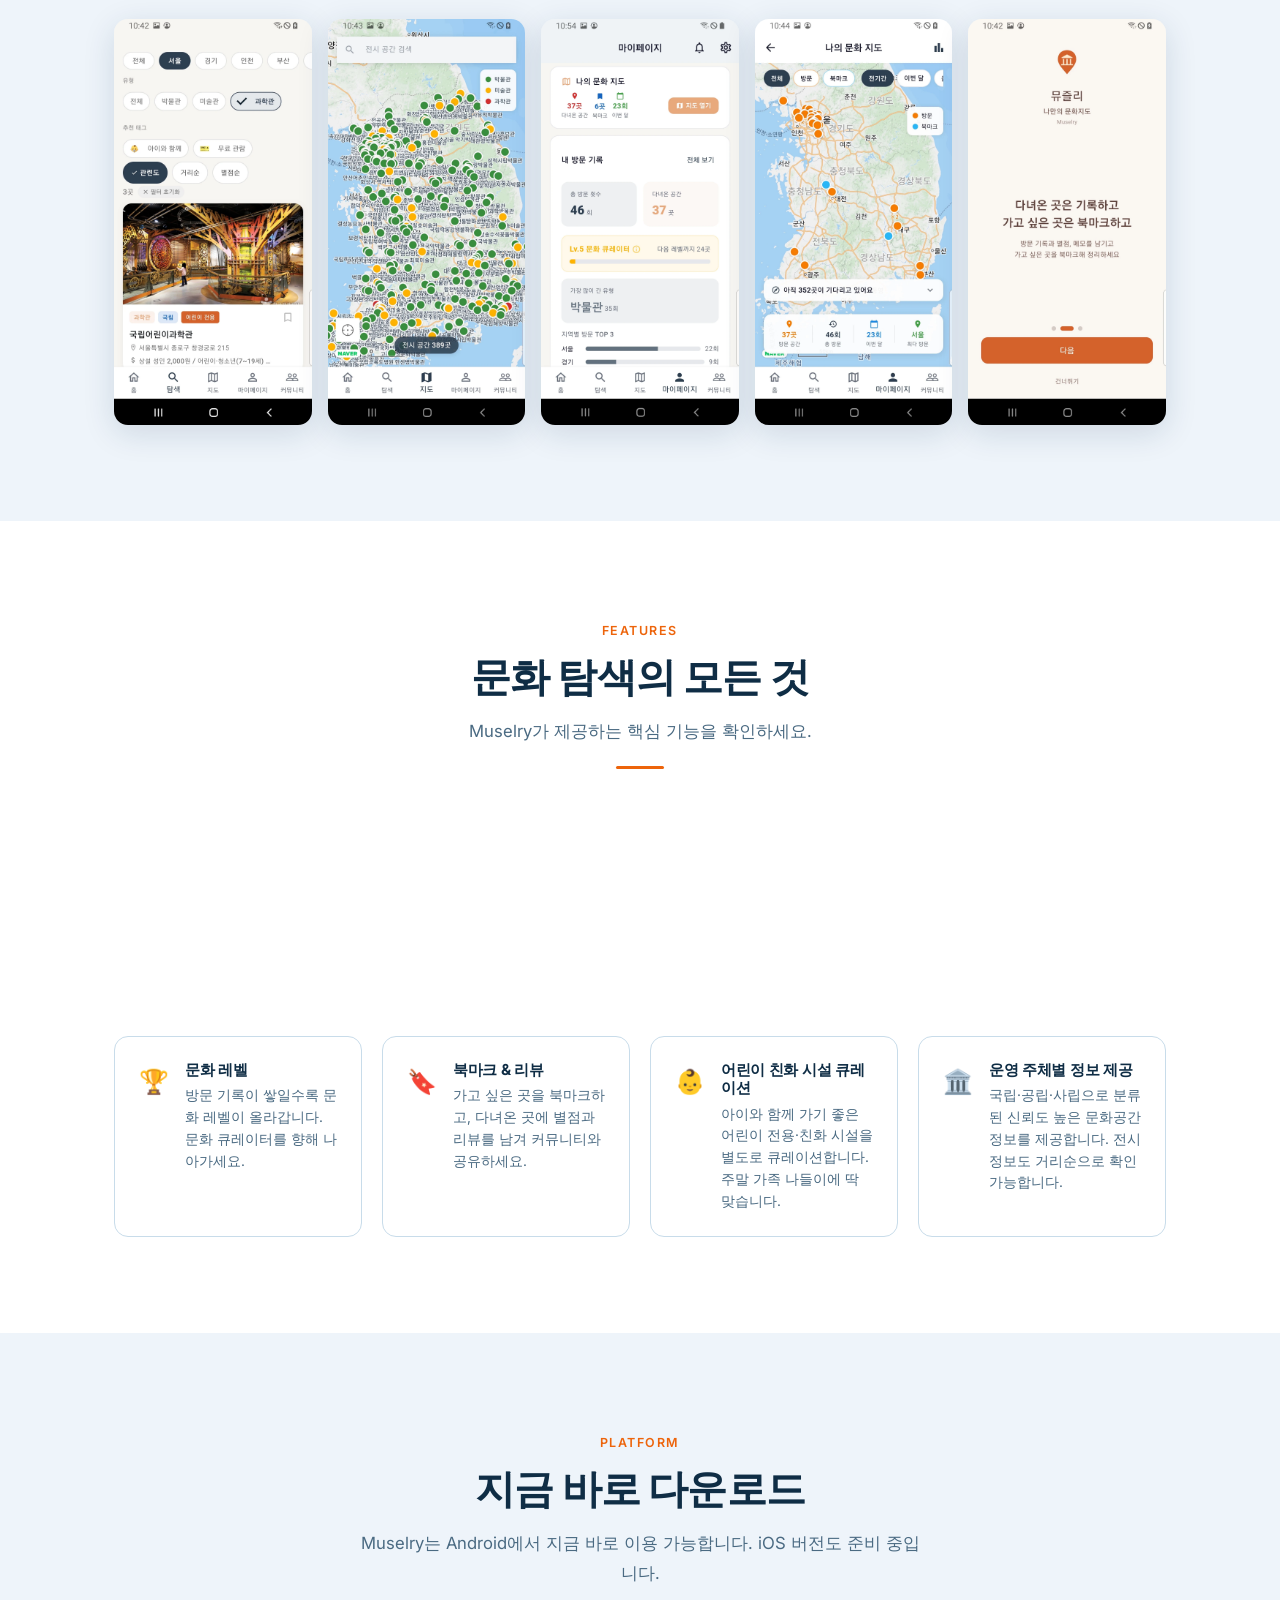
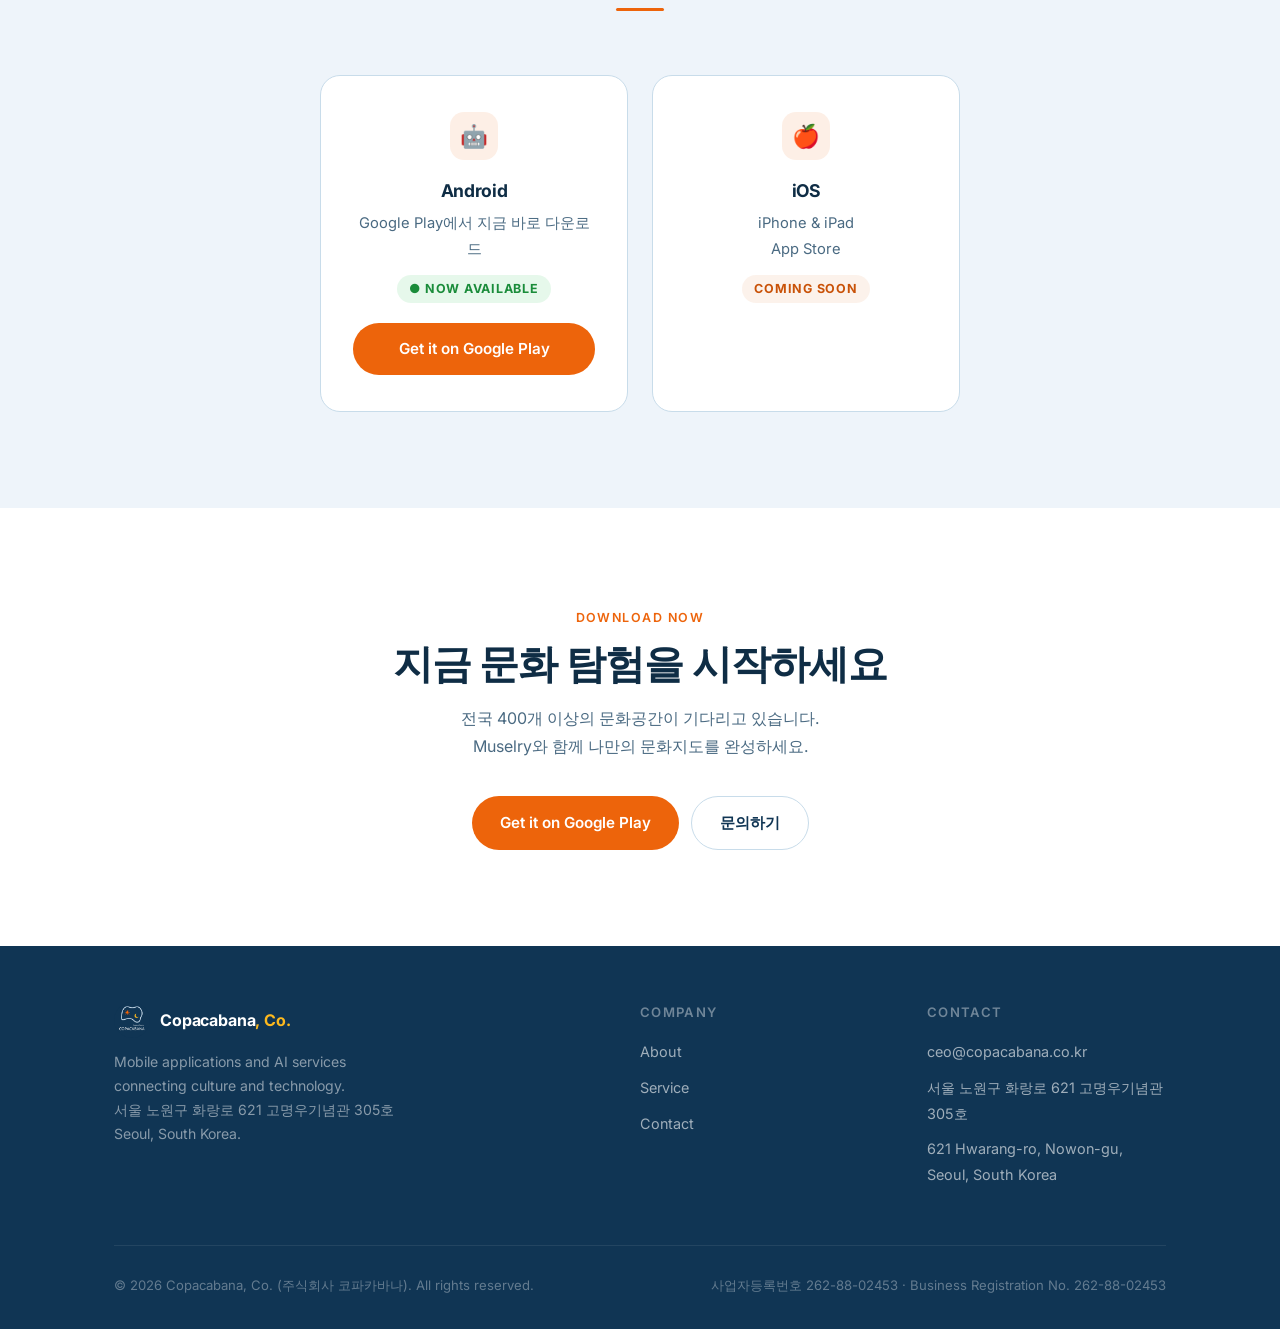
<file: service.html>
<!DOCTYPE html>
<html lang="en">
<head>
  <meta charset="UTF-8" />
  <meta name="viewport" content="width=device-width, initial-scale=1.0" />
  <title>Service — Copacabana, Co.</title>
  <meta name="description" content="Muselry — 나만의 문화지도. 전국 박물관·미술관·과학관을 탐색하고 나만의 문화지도를 만들어가는 문화 라이프스타일 앱." />

  <!-- Open Graph -->
  <meta property="og:type"        content="website" />
  <meta property="og:url"         content="https://copacabana.co.kr/service.html" />
  <meta property="og:title"       content="Muselry — Copacabana, Co." />
  <meta property="og:description" content="Muselry — 전국 박물관·미술관·과학관을 탐색하고 나만의 문화지도를 만들어가는 앱." />
  <meta property="og:image"       content="https://copacabana.co.kr/assets/images/muselry-icon.png" />

  <!-- Favicon -->
  <link rel="icon" type="image/png" href="assets/images/copacabana-logo.png" />

  <!-- Fonts -->
  <link rel="preconnect" href="https://fonts.googleapis.com" />
  <link rel="preconnect" href="https://fonts.gstatic.com" crossorigin />
  <link href="https://fonts.googleapis.com/css2?family=Inter:wght@400;500;600;700&display=swap" rel="stylesheet" />

  <!-- Stylesheet -->
  <link rel="stylesheet" href="assets/css/style.css?v=4" />

  <style>
    /* ---- Muselry App Icon ---- */
    .muselry-app-icon {
      width: 96px;
      height: 96px;
      border-radius: 22px;
      box-shadow: 0 4px 16px rgba(0,0,0,0.12);
      margin-bottom: 20px;
    }

    /* ---- Screenshots Gallery ---- */
    .screenshots-section {
      background: var(--bg-section);
    }
    .screenshots-grid {
      display: grid;
      grid-template-columns: repeat(5, 1fr);
      gap: 16px;
      align-items: start;
    }
    .screenshot-item {
      border-radius: var(--radius-md);
      overflow: hidden;
      box-shadow: var(--shadow-md);
      transition: transform var(--transition), box-shadow var(--transition);
    }
    .screenshot-item:hover {
      transform: translateY(-6px) scale(1.02);
      box-shadow: 0 16px 40px rgba(0,0,0,0.15);
    }
    .screenshot-item img {
      width: 100%;
      height: auto;
      display: block;
    }
    @media (max-width: 900px) {
      .screenshots-grid {
        grid-template-columns: repeat(3, 1fr);
      }
    }
    @media (max-width: 600px) {
      .screenshots-grid {
        grid-template-columns: repeat(2, 1fr);
      }
    }

    /* ---- Platform Badge ---- */
    .platform-badge {
      display: inline-flex;
      align-items: center;
      gap: 6px;
      font-size: 0.78rem;
      font-weight: 700;
      letter-spacing: 0.06em;
      text-transform: uppercase;
      padding: 4px 12px;
      border-radius: 20px;
      margin-top: 12px;
    }
    .badge-live {
      background: rgba(52, 199, 89, 0.12);
      color: #1a8c3a;
    }
    .badge-soon {
      background: rgba(232, 168, 124, 0.15);
      color: var(--accent-dark);
    }

    /* ---- Stats row ---- */
    .app-stats {
      display: flex;
      gap: 32px;
      flex-wrap: wrap;
      margin: 28px 0;
      padding: 24px 28px;
      background: var(--bg-light);
      border-radius: var(--radius-md);
    }
    .app-stat-item {
      text-align: center;
    }
    .app-stat-num {
      display: block;
      font-size: 1.6rem;
      font-weight: 700;
      color: var(--accent);
      letter-spacing: -0.03em;
    }
    .app-stat-label {
      font-size: 0.8rem;
      color: var(--text-secondary);
      margin-top: 2px;
    }
  </style>
</head>
<body>

  <!-- ===== Navigation ===== -->
  <nav class="nav" role="navigation" aria-label="Main navigation">
    <div class="nav-inner">
      <a href="index.html" class="nav-logo">
        <img src="assets/images/copacabana-logo.png" alt="Copacabana, Co. 로고" />
        <span class="nav-logo-text">Copacabana<span>,&nbsp;Co.</span></span>
      </a>
      <ul class="nav-links" role="list">
        <li><a href="index.html">Home</a></li>
        <li><a href="about.html">About</a></li>
        <li><a href="service.html" class="active">Service</a></li>
        <li><a href="contact.html" class="nav-cta">Contact</a></li>
      </ul>
      <button class="nav-toggle" aria-label="Toggle menu" aria-expanded="false">
        <span></span><span></span><span></span>
      </button>
    </div>
  </nav>

  <!-- ===== Page Hero ===== -->
  <div class="page-hero">
    <div class="container">
      <span class="section-eyebrow">Our Service</span>
      <h1>뮤즐리(Muselry)</h1>
      <p>나만의 문화지도 — 전국 박물관·미술관·과학관을 탐색하고 방문 기록을 남기며 나만의 문화지도를 완성하는 문화 라이프스타일 앱.</p>
    </div>
  </div>

  <!-- ===== Muselry Overview ===== -->
  <section>
    <div class="container">
      <div class="muselry-block">
        <div class="muselry-content">
          <img src="assets/images/muselry-icon.png"
               alt="Muselry 앱 아이콘"
               class="muselry-app-icon" />
          <div class="muselry-badge">🏛️ Flagship Product · Now on Android</div>
          <h2 class="muselry-title">뮤즐리(Muselry)</h2>
          <p class="muselry-subtitle">나만의 문화지도</p>
          <p class="muselry-desc">
            Muselry is a cultural exploration app that lets you discover and visit various cultural spaces across Korea — museums, art galleries, science centers, and more — to create your own personal cultural map.
          </p>
          <p class="muselry-desc">
            전국 400개 이상의 문화공간 정보를 제공하며, 현재 위치 기반 검색, 방문 기록, 문화 레벨 시스템, 어린이 친화 시설 큐레이션까지 — 문화 생활의 모든 것을 한 앱에서.
          </p>
          <div class="app-stats">
            <div class="app-stat-item">
              <span class="app-stat-num">400+</span>
              <span class="app-stat-label">문화공간 등록</span>
            </div>
            <div class="app-stat-item">
              <span class="app-stat-num">5개</span>
              <span class="app-stat-label">문화 레벨 단계</span>
            </div>
            <div class="app-stat-item">
              <span class="app-stat-num">전국</span>
              <span class="app-stat-label">지역 커버리지</span>
            </div>
          </div>
          <div class="btn-group" style="justify-content: flex-start;">
            <a href="https://play.google.com/store/apps/details?id=com.muselry.muselry"
               target="_blank"
               rel="noopener"
               class="btn btn-primary">Get it on Google Play</a>
            <a href="contact.html" class="btn btn-secondary">문의하기</a>
          </div>
        </div>
        <div class="muselry-visual" aria-hidden="true">
          <img src="assets/images/muselry-icon.png"
               alt=""
               style="width: 180px; height: 180px;" />
        </div>
      </div>
    </div>
  </section>

  <!-- ===== Screenshots ===== -->
  <section class="screenshots-section">
    <div class="container">
      <div class="section-header">
        <span class="section-eyebrow">App Screenshots</span>
        <h2>실제 앱 화면</h2>
        <p>탐색, 지도, 마이페이지, 나의 문화지도 — Muselry의 주요 화면을 확인하세요.</p>
        <div class="divider"></div>
      </div>
      <div class="screenshots-grid">
        <div class="screenshot-item">
          <img src="assets/images/muselry-ss1.png" alt="Muselry 탐색 화면 — 지역·유형·태그 필터" loading="lazy" />
        </div>
        <div class="screenshot-item">
          <img src="assets/images/muselry-ss2.png" alt="Muselry 지도 화면 — 전국 문화공간 핀" loading="lazy" />
        </div>
        <div class="screenshot-item">
          <img src="assets/images/muselry-ss3.png" alt="Muselry 마이페이지 — 방문 기록 및 문화 레벨" loading="lazy" />
        </div>
        <div class="screenshot-item">
          <img src="assets/images/muselry-ss4.png" alt="Muselry 나의 문화지도 — 방문·북마크 지도" loading="lazy" />
        </div>
        <div class="screenshot-item">
          <img src="assets/images/muselry-ss5.png" alt="Muselry 앱 화면 5" loading="lazy" />
        </div>
      </div>
    </div>
  </section>

  <!-- ===== Features ===== -->
  <section>
    <div class="container">
      <div class="section-header">
        <span class="section-eyebrow">Features</span>
        <h2>문화 탐색의 모든 것</h2>
        <p>Muselry가 제공하는 핵심 기능을 확인하세요.</p>
        <div class="divider"></div>
      </div>
      <div class="feature-list">
        <div class="feature-item">
          <div class="feature-icon">🔍</div>
          <div class="feature-text">
            <h4>문화공간 탐색</h4>
            <p>전국 박물관, 미술관, 과학관 등 400개 이상의 문화공간을 지역·유형·태그 필터로 손쉽게 탐색합니다.</p>
          </div>
        </div>
        <div class="feature-item">
          <div class="feature-icon">📍</div>
          <div class="feature-text">
            <h4>지도 기반 검색</h4>
            <p>현재 위치 기반으로 가까운 문화공간을 거리순으로 정렬해 보여줍니다. 지도와 리스트 뷰를 모두 지원합니다.</p>
          </div>
        </div>
        <div class="feature-item">
          <div class="feature-icon">🗺️</div>
          <div class="feature-text">
            <h4>나의 문화지도</h4>
            <p>방문한 공간이 지도 위에 쌓입니다. 내가 다녀온 곳, 가고 싶은 곳을 한눈에 확인하는 나만의 문화지도.</p>
          </div>
        </div>
        <div class="feature-item">
          <div class="feature-icon">📖</div>
          <div class="feature-text">
            <h4>방문 기록</h4>
            <p>방문 횟수, 다녀온 공간 수, 이번 달 방문 기록을 자동으로 집계합니다. 문화 활동의 역사가 쌓입니다.</p>
          </div>
        </div>
        <div class="feature-item">
          <div class="feature-icon">🏆</div>
          <div class="feature-text">
            <h4>문화 레벨</h4>
            <p>방문 기록이 쌓일수록 문화 레벨이 올라갑니다. 문화 큐레이터를 향해 나아가세요.</p>
          </div>
        </div>
        <div class="feature-item">
          <div class="feature-icon">🔖</div>
          <div class="feature-text">
            <h4>북마크 &amp; 리뷰</h4>
            <p>가고 싶은 곳을 북마크하고, 다녀온 곳에 별점과 리뷰를 남겨 커뮤니티와 공유하세요.</p>
          </div>
        </div>
        <div class="feature-item">
          <div class="feature-icon">👶</div>
          <div class="feature-text">
            <h4>어린이 친화 시설 큐레이션</h4>
            <p>아이와 함께 가기 좋은 어린이 전용·친화 시설을 별도로 큐레이션합니다. 주말 가족 나들이에 딱 맞습니다.</p>
          </div>
        </div>
        <div class="feature-item">
          <div class="feature-icon">🏛️</div>
          <div class="feature-text">
            <h4>운영 주체별 정보 제공</h4>
            <p>국립·공립·사립으로 분류된 신뢰도 높은 문화공간 정보를 제공합니다. 전시 정보도 거리순으로 확인 가능합니다.</p>
          </div>
        </div>
      </div>
    </div>
  </section>

  <!-- ===== Platform ===== -->
  <section class="alt-bg">
    <div class="container">
      <div class="section-header">
        <span class="section-eyebrow">Platform</span>
        <h2>지금 바로 다운로드</h2>
        <p>Muselry는 Android에서 지금 바로 이용 가능합니다. iOS 버전도 준비 중입니다.</p>
        <div class="divider"></div>
      </div>
      <div class="card-grid" style="max-width: 640px; margin: 0 auto;">
        <div class="card" style="text-align: center;">
          <div class="card-icon" style="margin: 0 auto 20px;">🤖</div>
          <h3>Android</h3>
          <p>Google Play에서 지금 바로 다운로드</p>
          <div class="platform-badge badge-live">● Now Available</div>
          <div style="margin-top: 20px;">
            <a href="https://play.google.com/store/apps/details?id=com.muselry.muselry"
               target="_blank"
               rel="noopener"
               class="btn btn-primary"
               style="width: 100%; justify-content: center;">Get it on Google Play</a>
          </div>
        </div>
        <div class="card" style="text-align: center;">
          <div class="card-icon" style="margin: 0 auto 20px;">🍎</div>
          <h3>iOS</h3>
          <p>iPhone &amp; iPad<br>App Store</p>
          <div class="platform-badge badge-soon">Coming Soon</div>
        </div>
      </div>
    </div>
  </section>

  <!-- ===== CTA ===== -->
  <section style="text-align: center;">
    <div class="container">
      <span class="section-eyebrow">Download Now</span>
      <h2 style="margin-bottom: 16px;">지금 문화 탐험을 시작하세요</h2>
      <p style="max-width: 480px; margin: 0 auto 36px;">
        전국 400개 이상의 문화공간이 기다리고 있습니다.<br>
        Muselry와 함께 나만의 문화지도를 완성하세요.
      </p>
      <div class="btn-group" style="justify-content: center;">
        <a href="https://play.google.com/store/apps/details?id=com.muselry.muselry"
           target="_blank"
           rel="noopener"
           class="btn btn-primary">Get it on Google Play</a>
        <a href="contact.html" class="btn btn-secondary">문의하기</a>
      </div>
    </div>
  </section>

  <!-- ===== Footer ===== -->
  <footer class="footer">
    <div class="container">
      <div class="footer-inner">
        <div class="footer-brand">
          <div class="footer-logo">
            <img src="assets/images/copacabana-logo.png" alt="Copacabana, Co. 로고" />
            <span class="footer-logo-text">Copacabana<span>,&nbsp;Co.</span></span>
          </div>
          <p>Mobile applications and AI services<br>connecting culture and technology.<br>서울 노원구 화랑로 621 고명우기념관 305호<br>Seoul, South Korea.</p>
        </div>
        <div class="footer-col">
          <h5>Company</h5>
          <ul>
            <li><a href="about.html">About</a></li>
            <li><a href="service.html">Service</a></li>
            <li><a href="contact.html">Contact</a></li>
          </ul>
        </div>
        <div class="footer-col">
          <h5>Contact</h5>
          <ul>
            <li><a href="mailto:ceo@copacabana.co.kr">ceo@copacabana.co.kr</a></li>
            <li><span style="font-size:0.9rem;">서울 노원구 화랑로 621 고명우기념관 305호</span></li>
            <li><span style="font-size:0.9rem;">621 Hwarang-ro, Nowon-gu, Seoul, South Korea</span></li>
          </ul>
        </div>
      </div>
      <div class="footer-bottom">
        <p>© 2026 Copacabana, Co. (주식회사 코파카바나). All rights reserved.</p>
        <p>사업자등록번호 262-88-02453 · Business Registration No. 262-88-02453</p>
      </div>
    </div>
  </footer>

  <script src="assets/js/main.js"></script>
</body>
</html>
</file>
<file: assets/css/style.css>
/* ============================================================
   Copacabana, Co. — Main Stylesheet
   Brand palette extracted from official logo:
     Navy   #103554  (primary background / dark text)
     Orange #ED640B  (sun icon / primary accent)
     Gold   #FDB91E  (moon icon / secondary accent)
     Ice    #D2E4F3  (logo border / light tint)
   Font: Inter (Google Fonts, OFL license)
   ============================================================ */

/* ---------- Reset & Base ---------- */
*, *::before, *::after {
  box-sizing: border-box;
  margin: 0;
  padding: 0;
}

:root {
  /* Brand colors */
  --navy:          #103554;
  --navy-dark:     #0b2540;
  --navy-mid:      #1a4a6e;
  --orange:        #ED640B;
  --orange-dark:   #c95208;
  --gold:          #FDB91E;
  --gold-dark:     #e0a010;
  --ice:           #D2E4F3;

  /* Semantic aliases */
  --accent:        var(--orange);
  --accent-dark:   var(--orange-dark);
  --accent2:       var(--gold);

  /* Text */
  --text-primary:   #0f2d45;
  --text-secondary: #4a6a82;
  --text-tertiary:  #7a9ab0;

  /* Backgrounds */
  --bg-white:   #ffffff;
  --bg-light:   #f4f8fc;
  --bg-section: #eef4fa;
  --bg-navy:    var(--navy);

  /* UI */
  --border:       #c8dcea;
  --radius-sm:    8px;
  --radius-md:    14px;
  --radius-lg:    20px;
  --shadow-sm:    0 2px 8px rgba(16, 53, 84, 0.08);
  --shadow-md:    0 8px 32px rgba(16, 53, 84, 0.14);
  --max-width:    1100px;
  --nav-height:   64px;
  --transition:   0.25s cubic-bezier(0.4, 0, 0.2, 1);
}

html {
  scroll-behavior: smooth;
  -webkit-text-size-adjust: 100%;
}

body {
  font-family: 'Inter', -apple-system, BlinkMacSystemFont, 'Segoe UI', sans-serif;
  font-size: 16px;
  line-height: 1.6;
  color: var(--text-primary);
  background: var(--bg-white);
  -webkit-font-smoothing: antialiased;
}

a { color: inherit; text-decoration: none; }
img { max-width: 100%; display: block; }
ul, ol { list-style: none; }

/* ---------- Typography ---------- */
h1, h2, h3, h4 {
  font-weight: 700;
  letter-spacing: -0.02em;
  line-height: 1.2;
}
h1 { font-size: clamp(2rem, 5vw, 3.5rem); }
h2 { font-size: clamp(1.6rem, 3.5vw, 2.5rem); }
h3 { font-size: clamp(1.2rem, 2.5vw, 1.6rem); }
h4 { font-size: 1.1rem; }
p  { color: var(--text-secondary); line-height: 1.75; }

/* ---------- Layout ---------- */
.container {
  width: 100%;
  max-width: var(--max-width);
  margin: 0 auto;
  padding: 0 24px;
}
section { padding: 96px 0; }
section.alt-bg { background: var(--bg-section); }

/* ---------- Navigation ---------- */
.nav {
  position: fixed;
  top: 0; left: 0; right: 0;
  height: var(--nav-height);
  background: rgba(255, 255, 255, 0.92);
  backdrop-filter: saturate(180%) blur(20px);
  -webkit-backdrop-filter: saturate(180%) blur(20px);
  border-bottom: 1px solid var(--border);
  z-index: 1000;
}

.nav-inner {
  display: flex;
  align-items: center;
  justify-content: space-between;
  height: 100%;
  max-width: var(--max-width);
  margin: 0 auto;
  padding: 0 24px;
}

/* Logo: image + text */
.nav-logo {
  display: flex;
  align-items: center;
  gap: 10px;
  font-size: 1rem;
  font-weight: 700;
  letter-spacing: -0.01em;
  color: var(--navy);
}
.nav-logo img {
  width: 36px;
  height: 36px;
  border-radius: 50%;
  object-fit: cover;
  flex-shrink: 0;
}
.nav-logo-text {
  color: var(--navy);
}
.nav-logo-text span {
  color: var(--navy);
}

.nav-links {
  display: flex;
  align-items: center;
  gap: 32px;
}
.nav-links a {
  font-size: 0.9rem;
  font-weight: 500;
  color: var(--text-secondary);
  transition: color var(--transition);
}
.nav-links a:hover,
.nav-links a.active { color: var(--navy); }

.nav-cta {
  font-size: 0.85rem !important;
  font-weight: 600 !important;
  color: var(--orange) !important;
  border: 1.5px solid var(--orange);
  padding: 6px 16px;
  border-radius: 20px;
  transition: background var(--transition), color var(--transition) !important;
}
.nav-cta:hover {
  background: var(--orange) !important;
  color: #fff !important;
}

.nav-toggle {
  display: none;
  flex-direction: column;
  gap: 5px;
  cursor: pointer;
  background: none;
  border: none;
  padding: 4px;
}
.nav-toggle span {
  display: block;
  width: 22px; height: 2px;
  background: var(--navy);
  border-radius: 2px;
  transition: transform var(--transition), opacity var(--transition);
}

/* ---------- Hero ---------- */
.hero {
  padding: calc(var(--nav-height) + 80px) 0 96px;
  text-align: center;
  background: linear-gradient(160deg, #f4f8fc 0%, #eaf2fa 100%);
}
.hero-eyebrow {
  display: inline-block;
  font-size: 0.8rem;
  font-weight: 600;
  letter-spacing: 0.1em;
  text-transform: uppercase;
  color: var(--orange);
  margin-bottom: 20px;
}
.hero h1 { margin-bottom: 24px; color: var(--navy); }
.hero h1 em { font-style: normal; color: var(--orange); }
.hero-desc {
  font-size: 1.15rem;
  max-width: 600px;
  margin: 0 auto 40px;
  color: var(--text-secondary);
}

/* ---------- Buttons ---------- */
.btn-group {
  display: flex;
  gap: 12px;
  justify-content: center;
  flex-wrap: wrap;
}
.btn {
  display: inline-flex;
  align-items: center;
  gap: 8px;
  padding: 14px 28px;
  border-radius: 980px;
  font-size: 0.95rem;
  font-weight: 600;
  cursor: pointer;
  transition: all var(--transition);
  border: none;
  text-decoration: none;
}
.btn-primary {
  background: var(--orange);
  color: #fff;
}
.btn-primary:hover {
  background: var(--orange-dark);
  transform: translateY(-1px);
  box-shadow: 0 6px 20px rgba(237, 100, 11, 0.35);
}
.btn-secondary {
  background: transparent;
  color: var(--navy);
  border: 1.5px solid var(--border);
}
.btn-secondary:hover {
  border-color: var(--navy);
  transform: translateY(-1px);
}

/* ---------- Section Header ---------- */
.section-header { text-align: center; margin-bottom: 64px; }
.section-eyebrow {
  display: inline-block;
  font-size: 0.78rem;
  font-weight: 600;
  letter-spacing: 0.12em;
  text-transform: uppercase;
  color: var(--orange);
  margin-bottom: 12px;
}
.section-header h2 { margin-bottom: 16px; }
.section-header p { max-width: 560px; margin: 0 auto; font-size: 1.05rem; }

/* ---------- Cards ---------- */
.card-grid {
  display: grid;
  grid-template-columns: repeat(auto-fit, minmax(280px, 1fr));
  gap: 24px;
}
.card {
  background: var(--bg-white);
  border: 1px solid var(--border);
  border-radius: var(--radius-lg);
  padding: 36px 32px;
  transition: box-shadow var(--transition), transform var(--transition);
}
.card:hover {
  box-shadow: var(--shadow-md);
  transform: translateY(-4px);
}
.card-icon {
  width: 48px; height: 48px;
  border-radius: var(--radius-md);
  background: rgba(237, 100, 11, 0.1);
  display: flex;
  align-items: center;
  justify-content: center;
  margin-bottom: 20px;
  font-size: 1.4rem;
}
.card h3 { font-size: 1.1rem; margin-bottom: 10px; }
.card p  { font-size: 0.92rem; }

/* ---------- Feature List ---------- */
.feature-list {
  display: grid;
  grid-template-columns: repeat(auto-fit, minmax(240px, 1fr));
  gap: 20px;
  margin-top: 48px;
}
.feature-item {
  display: flex;
  gap: 16px;
  align-items: flex-start;
  padding: 24px;
  background: var(--bg-white);
  border: 1px solid var(--border);
  border-radius: var(--radius-md);
  transition: box-shadow var(--transition);
}
.feature-item:hover { box-shadow: var(--shadow-sm); }
.feature-icon { font-size: 1.5rem; flex-shrink: 0; margin-top: 2px; }
.feature-text h4 { font-size: 0.95rem; margin-bottom: 6px; }
.feature-text p  { font-size: 0.85rem; line-height: 1.6; }

/* ---------- Muselry Block ---------- */
.muselry-block {
  display: grid;
  grid-template-columns: 1fr 1fr;
  gap: 64px;
  align-items: center;
}
.muselry-badge {
  display: inline-flex;
  align-items: center;
  gap: 8px;
  background: rgba(237, 100, 11, 0.1);
  color: var(--orange-dark);
  font-size: 0.8rem;
  font-weight: 600;
  letter-spacing: 0.06em;
  text-transform: uppercase;
  padding: 6px 14px;
  border-radius: 20px;
  margin-bottom: 20px;
}
.muselry-title { font-size: clamp(1.8rem, 3vw, 2.8rem); margin-bottom: 8px; }
.muselry-subtitle { font-size: 1rem; color: var(--orange); font-weight: 600; margin-bottom: 20px; }
.muselry-desc { font-size: 1rem; margin-bottom: 32px; }
.muselry-visual {
  background: #fdebd8;
  border-radius: var(--radius-lg);
  aspect-ratio: 4/5;
  display: flex;
  align-items: center;
  justify-content: center;
  font-size: 5rem;
}
.muselry-visual img {
  border-radius: 28px;
  filter: drop-shadow(0 12px 32px rgba(180, 80, 20, 0.22)) drop-shadow(0 4px 12px rgba(180, 80, 20, 0.14));
}

/* ---------- Stats ---------- */
.stats-grid {
  display: grid;
  grid-template-columns: repeat(auto-fit, minmax(180px, 1fr));
  gap: 2px;
  background: var(--border);
  border: 1px solid var(--border);
  border-radius: var(--radius-lg);
  overflow: hidden;
}
.stat-item {
  background: var(--bg-white);
  padding: 40px 32px;
  text-align: center;
}
.stat-number {
  font-size: 2.4rem;
  font-weight: 700;
  color: var(--orange);
  letter-spacing: -0.03em;
  display: block;
}
.stat-label { font-size: 0.85rem; color: var(--text-secondary); margin-top: 4px; }

/* ---------- Contact ---------- */
.contact-grid {
  display: grid;
  grid-template-columns: 1fr 1fr;
  gap: 64px;
  align-items: start;
}
.contact-info-item { display: flex; gap: 16px; margin-bottom: 28px; }
.contact-info-icon {
  width: 44px; height: 44px;
  border-radius: var(--radius-sm);
  background: rgba(237, 100, 11, 0.1);
  display: flex;
  align-items: center;
  justify-content: center;
  font-size: 1.2rem;
  flex-shrink: 0;
}
.contact-info-text strong {
  display: block;
  font-size: 0.85rem;
  font-weight: 600;
  color: var(--text-tertiary);
  text-transform: uppercase;
  letter-spacing: 0.08em;
  margin-bottom: 4px;
}
.contact-info-text span { font-size: 0.95rem; color: var(--text-primary); }

.contact-form {
  background: var(--bg-light);
  border-radius: var(--radius-lg);
  padding: 40px;
}
.contact-form h3 { font-size: 1.2rem; margin-bottom: 24px; }
.form-group { margin-bottom: 16px; }
.form-group label {
  display: block;
  font-size: 0.85rem;
  font-weight: 500;
  color: var(--text-secondary);
  margin-bottom: 6px;
}
.form-group input,
.form-group textarea {
  width: 100%;
  padding: 12px 16px;
  border: 1px solid var(--border);
  border-radius: var(--radius-sm);
  font-family: inherit;
  font-size: 0.95rem;
  color: var(--text-primary);
  background: var(--bg-white);
  transition: border-color var(--transition), box-shadow var(--transition);
  outline: none;
}
.form-group input:focus,
.form-group textarea:focus {
  border-color: var(--orange);
  box-shadow: 0 0 0 3px rgba(237, 100, 11, 0.12);
}
.form-group textarea { resize: vertical; min-height: 120px; }

/* ---------- Page Hero ---------- */
.page-hero {
  padding: calc(var(--nav-height) + 64px) 0 64px;
  background: linear-gradient(160deg, #f4f8fc 0%, #eaf2fa 100%);
  text-align: center;
  border-bottom: 1px solid var(--border);
}
.page-hero h1 { font-size: clamp(1.8rem, 4vw, 2.8rem); margin-bottom: 16px; color: var(--navy); }
.page-hero p  { font-size: 1.05rem; max-width: 520px; margin: 0 auto; }

/* ---------- Timeline ---------- */
.timeline {
  position: relative;
  padding-left: 32px;
  max-width: 640px;
  margin: 0 auto;
}
.timeline::before {
  content: '';
  position: absolute;
  left: 8px; top: 8px; bottom: 8px;
  width: 2px;
  background: var(--border);
}
.timeline-item { position: relative; margin-bottom: 36px; }
.timeline-item::before {
  content: '';
  position: absolute;
  left: -28px; top: 6px;
  width: 10px; height: 10px;
  border-radius: 50%;
  background: var(--orange);
  border: 2px solid var(--bg-white);
  box-shadow: 0 0 0 2px var(--orange);
}
.timeline-year {
  font-size: 0.78rem;
  font-weight: 700;
  letter-spacing: 0.08em;
  color: var(--orange);
  text-transform: uppercase;
  margin-bottom: 4px;
}
.timeline-item h4 { font-size: 1rem; margin-bottom: 6px; }
.timeline-item p  { font-size: 0.9rem; }

/* ---------- Divider ---------- */
.divider {
  width: 48px; height: 3px;
  background: var(--orange);
  border-radius: 2px;
  margin: 20px auto 0;
}

/* ---------- Footer ---------- */
.footer {
  background: var(--navy);
  color: rgba(255,255,255,0.6);
  padding: 56px 0 32px;
}
.footer-inner {
  display: grid;
  grid-template-columns: 2fr 1fr 1fr;
  gap: 48px;
  margin-bottom: 48px;
}
.footer-logo {
  display: flex;
  align-items: center;
  gap: 10px;
  margin-bottom: 12px;
}
.footer-logo img {
  width: 36px; height: 36px;
  border-radius: 50%;
  object-fit: cover;
}
.footer-logo-text {
  font-size: 1rem;
  font-weight: 700;
  color: #fff;
  letter-spacing: -0.01em;
}
.footer-logo-text span { color: var(--gold); }
.footer-brand p {
  font-size: 0.88rem;
  color: rgba(255,255,255,0.5);
  max-width: 280px;
  line-height: 1.7;
}
.footer-col h5 {
  font-size: 0.82rem;
  font-weight: 600;
  letter-spacing: 0.1em;
  text-transform: uppercase;
  color: rgba(255,255,255,0.4);
  margin-bottom: 16px;
}
.footer-col ul li { margin-bottom: 10px; }
.footer-col ul li a {
  font-size: 0.9rem;
  color: rgba(255,255,255,0.6);
  transition: color var(--transition);
}
.footer-col ul li a:hover { color: #fff; }
.footer-bottom {
  border-top: 1px solid rgba(255,255,255,0.08);
  padding-top: 28px;
  display: flex;
  align-items: center;
  justify-content: space-between;
  flex-wrap: wrap;
  gap: 12px;
}
.footer-bottom p { font-size: 0.82rem; color: rgba(255,255,255,0.35); }
.footer-bottom a { color: rgba(255,255,255,0.35); transition: color var(--transition); }
.footer-bottom a:hover { color: rgba(255,255,255,0.7); }

/* ---------- Responsive ---------- */
@media (max-width: 900px) {
  .muselry-block,
  .contact-grid { grid-template-columns: 1fr; gap: 40px; }
  .muselry-visual { aspect-ratio: 16/9; font-size: 4rem; }
  .footer-inner { grid-template-columns: 1fr 1fr; }
  .footer-brand { grid-column: 1 / -1; }
}
@media (max-width: 640px) {
  section { padding: 64px 0; }
  .nav-links {
    display: none;
    position: fixed;
    top: var(--nav-height);
    left: 0; right: 0;
    background: rgba(255,255,255,0.97);
    backdrop-filter: blur(20px);
    flex-direction: column;
    gap: 0;
    padding: 16px 0 24px;
    border-bottom: 1px solid var(--border);
  }
  .nav-links.open { display: flex; }
  .nav-links a { padding: 14px 24px; font-size: 1rem; width: 100%; }
  .nav-cta { margin: 8px 24px 0; text-align: center; border-radius: var(--radius-sm) !important; padding: 12px 24px !important; }
  .nav-toggle { display: flex; }
  .footer-inner { grid-template-columns: 1fr; gap: 32px; }
  .stats-grid { grid-template-columns: 1fr 1fr; }
  .card-grid { grid-template-columns: 1fr; }
}
</file>
